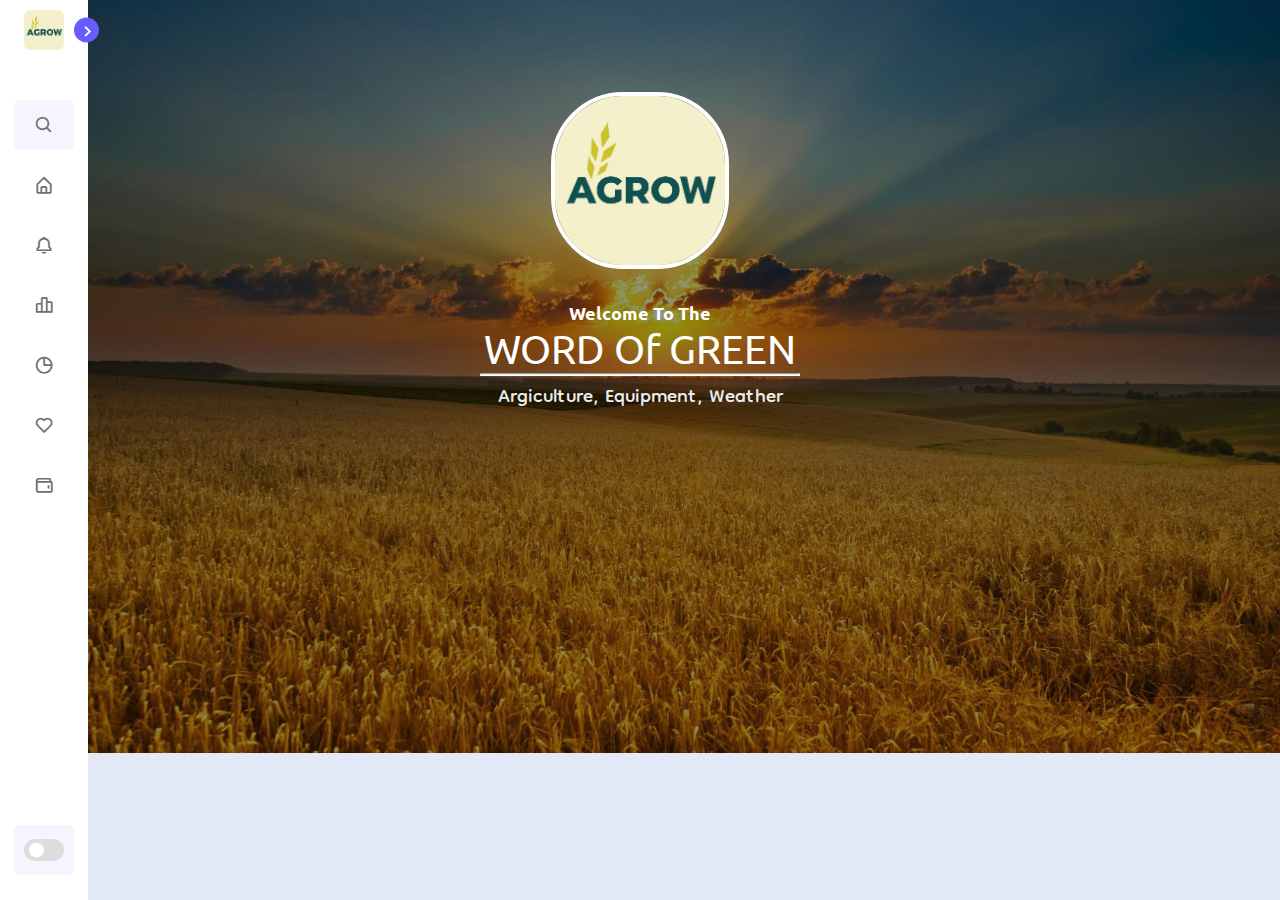
<file: AGrow-master/index.html>
<!DOCTYPE html>
<html lang="en">

<head>
    <meta charset="UTF-8">
    <meta http-equiv="X-UA-Compatible" content="IE=edge">
    <meta name="viewport" content="width=device-width, initial-scale=1.0">
    <title>Farming Welfare</title>
    <link rel="stylesheet" href="style.css">
    <link rel="stylesheet" href="utlity.css">
    <link href='https://unpkg.com/boxicons@2.1.1/css/boxicons.min.css' rel='stylesheet'>
</head>

<body>
    <nav class="sidebar close">
        <header>
            <div class="image-text">
                <span class="image">
                    <img src="img/logo.jpeg" alt="">
                </span>

                <div class="text logo-text">
                    <span class="name">AGrow</span>
                    <!-- <span class="profession"></span> -->
                </div>
            </div>

            <i class='bx bx-chevron-right toggle'></i>
        </header>

        <div class="menu-bar">
            <div class="menu">

                <li class="search-box">
                    <i class='bx bx-search icon'></i>
                    <input type="text" placeholder="Search...">
                </li>

                <ul class="menu-links">
                    <li class="nav-link">
                        <a href="#">
                            <i class='bx bx-home-alt icon'></i>
                            <span class="text nav-text">Home</span>
                        </a>
                    </li>

                    <li class="nav-link">
                        <a href="home.html">
                            <i class='bx bx-bell icon'></i>
                            <span class="text nav-text">Hire Farmer</span>
                        </a>
                    </li>

                    <li class="nav-link">
                        <a href="equipment.html">
                            <i class='bx bx-bar-chart-alt-2 icon'></i>
                            <span class="text nav-text">Equipment</span>
                        </a>
                    </li>

                    <li class="nav-link">
                        <a href="forcast.html">
                            <i class='bx bx-pie-chart-alt icon'></i>
                            <span class="text nav-text">Forcast</span>
                        </a>
                    </li>

                    <li class="nav-link">
                        <a href="contact.html">
                            <i class='bx bx-heart icon'></i>
                            <span class="text nav-text">Contact</span>
                        </a>
                    </li>

                    <li class="nav-link">
                        <a href="#">
                            <i class='bx bx-wallet icon'></i>
                            <span class="text nav-text">Blog</span>
                        </a>
                    </li>

                </ul>
            </div>

            <div class="bottom-content">
                <!-- <li class="">
                    <a href="#">
                        <i class='bx bx-log-out icon' ></i>
                        <span class="text nav-text">Logout</span>
                    </a>
                </li> -->

                <li class="mode">
                    <div class="sun-moon">
                        <i class='bx bx-moon icon moon'></i>
                        <i class='bx bx-sun icon sun'></i>
                    </div>
                    <span class="mode-text text">Dark mode</span>

                    <div class="toggle-switch">
                        <span class="switch"></span>
                    </div>
                </li>

            </div>
        </div>

    </nav>

    <div class="information background">
        <div class="pic"><img src="img/logo.jpeg" alt=""></div>
        <p class="contain fn-2">Welcome To The</p>
        <p class="contain fn-1">WORD Of GREEN</p>
        <div class="small-line">
            <hr>
        </div>
        <p class="contain fn-3">Argiculture, Equipment, Weather</p>
        <!-- <div class="wrapper">
            <div class="icon twitter">
                <div class="tooltip">
                    Get Started
                </div>
                <span><button onclick="btnclick()" class="btn"><img src="img/rose-flower.jpg" alt="navimg"></button></span>
            </div>
        </div> -->
    </div>

    <script>
        const body = document.querySelector('body'),
            sidebar = body.querySelector('nav'),
            toggle = body.querySelector(".toggle"),
            searchBtn = body.querySelector(".search-box"),
            modeSwitch = body.querySelector(".toggle-switch"),
            modeText = body.querySelector(".mode-text");


        toggle.addEventListener("click", () => {
            sidebar.classList.toggle("close");
        })

        searchBtn.addEventListener("click", () => {
            sidebar.classList.remove("close");
        })

        modeSwitch.addEventListener("click", () => {
            body.classList.toggle("dark");

            if (body.classList.contains("dark")) {
                modeText.innerText = "Light mode";
            } else {
                modeText.innerText = "Dark mode";

            }
        });
    </script>

</body>

</html>
</file>
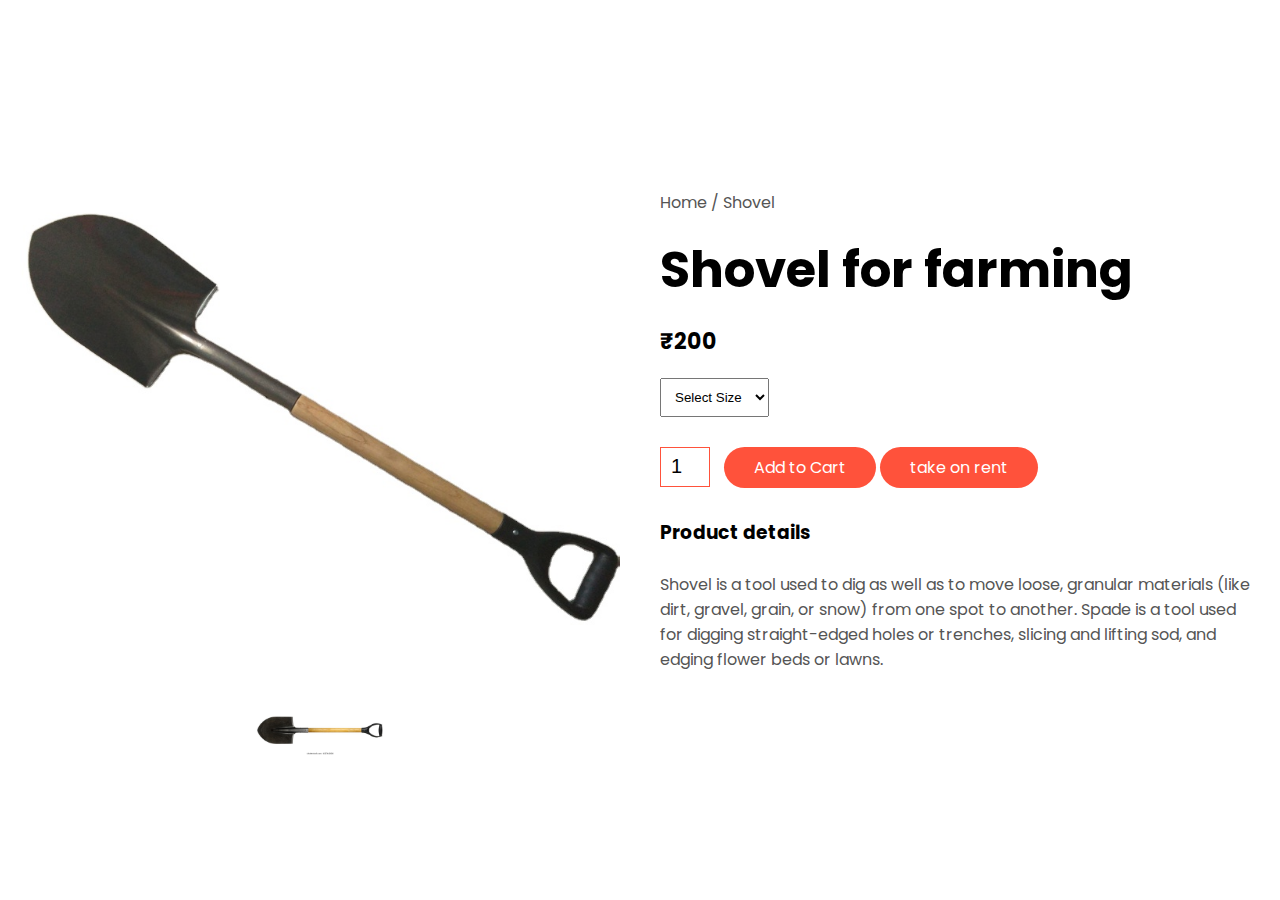
<file: pdes/index.html>
<!DOCTYPE html>
<html lang="en">
<head>
    <meta charset="UTF-8">
    <meta http-equiv="X-UA-Compatible" content="IE=edge">
    <meta name="viewport" content="width=device-width, initial-scale=1.0">
    <link href="https://cdn.jsdelivr.net/npm/bootstrap@5.1.3/dist/css/bootstrap.min.css" rel="stylesheet" integrity="sha384-1BmE4kWBq78iYhFldvKuhfTAU6auU8tT94WrHftjDbrCEXSU1oBoqyl2QvZ6jIW3" crossorigin="anonymous">
    <link rel = "stylesheet" href = "style.css" class = "css">
    <link rel="preconnect" href="https://fonts.googleapis.com">
    <link rel="preconnect" href="https://fonts.gstatic.com" crossorigin>
    <link href="https://fonts.googleapis.com/css2?family=Poppins:wght@200&display=swap" rel="stylesheet">
    <title>Product details</title>
</head>
<body>
<div class="smallcontainer single-product">
    <div class="row">
        <div class="col-2">
            <img src = "shovel.jpg" width = "100%"
            id="ProductImg">
            <div class="small-img-row">
                <div class="small-img-col">
                    <img src = "shovel1.jpg" width = "100%"
                    class = "small-img">

                </div>
            </div>
        </div>
        <div class="col-2">
            <p>Home / Shovel</p>
            <h1>Shovel for farming</h1>
            <h4>₹200</h4>
            <select>
                <option>Select Size</option>
                <option>84cm</option>
                <option>100cm</option>
                <option>114cm</option>
            </select>
            <input type="number" value="1">
            <a href="" class="btn">Add to Cart</a>
            <a href="" class="btn">take on rent</a>
            <h3>Product details<i class="fa fa-indent"></i></h3>
            <br>
            <p>
                Shovel is a tool used to dig as well as to move loose,
                granular materials (like dirt, gravel, grain, or snow) from one spot to another.
                Spade is a tool used for digging straight-edged holes or trenches,
                slicing and lifting sod, and edging flower beds or lawns.
            </p>
        </div>
    </div>
</div>

<script>
    var ProductImg = document.getElementById("ProductImg");
    var SmallImg = Document.getElementByClassName("small-img");

    SmallImg[0].onclick = function()
    {
        ProductImg.src= SmallImg[0].src
    }


</script>
    
</body>
</html>
</file>
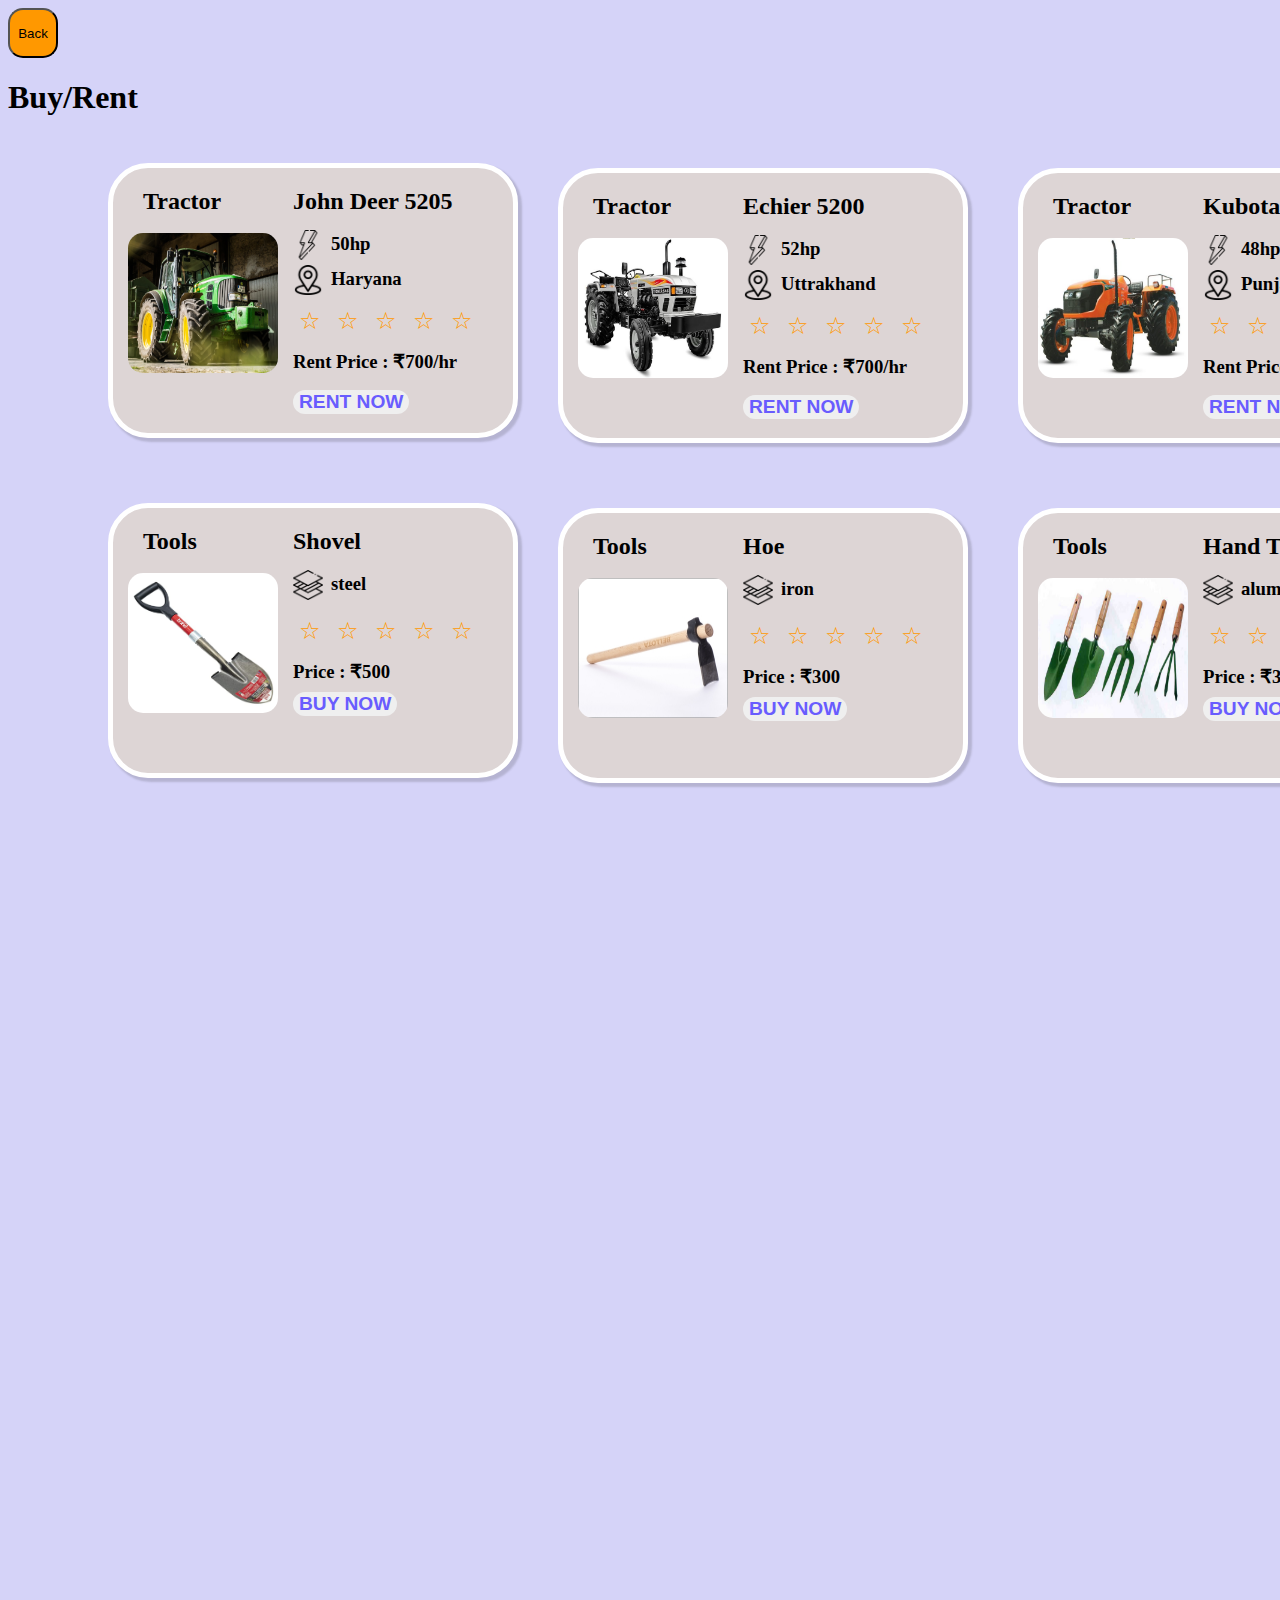
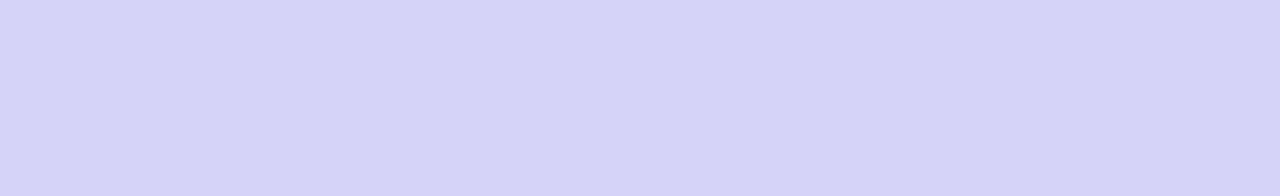
<file: AGrow-master/equipment.html>
<!DOCTYPE html>
<html>

<head>
    <title>Home</title>
    <style>
        .box1 {
            display: flex;
            /* background-color: red; */
            background-color: rgb(221, 213, 213);
            width: 400px;
            height: 265px;
            position: absolute;
            top: 160px;
            left: 100px;
            border: 5px solid white;
            border-radius: 40px;
            flex-direction: row;
            box-shadow: 3px 3px 2px 1px rgba(54, 54, 58, 0.2);
            transition: 0.6s;
        }

        .box1:hover {
            box-shadow: 20px 20px 15px rgba(0, 0, 0, .3);
            transform: scale(1.05);
            /* box-shadow: 60px -16px teal; */
            transition: 0.6s;
        }

        body.dark .home .box1:hover {
            box-shadow: 20px 20px 15px rgba(255, 255, 255, 0.3);
        }

        .trac {
            position: relative;
            top: 50px;
            padding: 5px;
            margin: 10px;
            border-radius: 20px;
            border-color: black;
        }

        .item {
            position: absolute;
            left: 30px;

        }

        .btn {
            position: relative;
            bottom: -50px;
            border: 0cm;
            border-radius: 15px;
            padding: 30px 5;
            color: #695CFE;
            font-weight: bolder;
            top: -10px;
        }

        .btn:hover {
            background-color: rgb(218, 133, 72);
            color: #DDD;
            box-shadow: 8px 8px 2px 1px rgba(56, 56, 58, 0.2);
            transition: 0.6s;
        }

        .star_rating {
            user-select: none;
        }

        .star {
            top: -500px;
            font-size: 1.5rem;
            color: #ff9800;
            background-color: unset;
            border: none;
            margin-top: -50px;
            bottom: -50px;
            height: 5px;
        }

        .hp {
            display: flex;
            flex-direction: row;
            padding-right: 80px;
            top: -5px;
            position: relative;
            height: 50px;
        }

        .loc {
            display: flex;
            flex-direction: row;
            padding-right: 80px;
            top: -20px;
            position: relative;
            bottom: 30px;
            height: 30px;
        }

        .x {
            position: relative;
            top: -15px;
            right: -8px;
        }

        .b1 {
            position: relative;
            top: 25px;
        }

        .b2 {
            position: relative;
            left: 550px;
            top: -245px;
        }

        .b3 {
            position: relative;
            left: 1010px;
            top: -520px;
        }

        .b4 {
            position: relative;
            top: -460px;
        }

        .b5 {
            position: relative;
            left: 550px;
            top: -730px;
        }

        .b6 {
            position: relative;
            left: 1010px;
            top: -1005px;
        }

        .price {
            height: 30px;
        }
        .main_btn{
            background-color: #ff9800;
            border-radius: 15px;
            width: 50px;
            height: 50px;
        }
        .main_btn:hover {
            background-color: rgb(218, 133, 72);
            color: #DDD;
            box-shadow: 8px 8px 2px 1px rgba(56, 56, 58, 0.2);
            transition: 0.6s;
        }
    </style>
</head>

<body style="background-color: #d5d3f8">

    
    <div class="container">
    <button class="main_btn" onclick="clicked()">Back</button>
    <h1>Buy/Rent</h1>
        <div class="box1 b1">

            <div>
                <h2 class="item">Tractor</h2>
                <img class="trac" src="resources/trac.jfif" alt="loading failed" height="140px" width="150px">
            </div>

            <div class="para">
                <p>
                <h2>John Deer 5205</h2>

                <div class="hp">
                    <img src="resources/lightning.png" alt="" height="30px" width="30px">
                    <h3 class="x">50hp</h3>
                </div>
                <div class="loc">
                    <img src="resources/location.png" alt="" height="30px" width="30px">
                    <h3 class="x">Haryana</h3>
                </div>

                <div class="star_rating">
                    <button class="star s0">&#9734</button>
                    <button class="star s0">&#9734</button>
                    <button class="star s0">&#9734</button>
                    <button class="star s0">&#9734</button>
                    <button class="star s0">&#9734</button>
                </div>
                </p>
                <h3 class="price"> Rent Price : ₹700/hr</h3>
                </p>

                <button class="btn" style="font-size: larger;">RENT NOW</button>
            </div>
        </div>

        <div class="box1 b2">

            <div>
                <h2 class="item">Tractor</h2>
                <img class="trac" src="resources/eicher.jpg" alt="loading failed" height="140px" width="150px">
            </div>

            <div class="para">
                <p>
                <h2>Echier 5200</h2>

                <div class="hp">
                    <img src="resources/lightning.png" alt="" height="30px" width="30px">
                    <h3 class="x">52hp</h3>
                </div>
                <div class="loc">
                    <img src="resources/location.png" alt="" height="30px" width="30px">
                    <h3 class="x">Uttrakhand</h3>
                </div>

                <div class="star_rating">
                    <button class="star s0">&#9734</button>
                    <button class="star s0">&#9734</button>
                    <button class="star s0">&#9734</button>
                    <button class="star s0">&#9734</button>
                    <button class="star s0">&#9734</button>
                </div>
                </p>
                <h3 class="price"> Rent Price : ₹700/hr</h3>
                </p>


                <button class="btn" style="font-size: larger;">RENT NOW</button>
            </div>
        </div>

        <div class="box1 b3">

            <div>
                <h2 class="item">Tractor</h2>
                <img class="trac" src="resources/kubota.png" alt="loading failed" height="140px" width="150px">
            </div>

            <div class="para">
                <p>
                <h2>Kubota MU5501</h2>

                <div class="hp">
                    <img src="resources/lightning.png" alt="" height="30px" width="30px">
                    <h3 class="x">48hp</h3>
                </div>
                <div class="loc">
                    <img src="resources/location.png" alt="" height="30px" width="30px">
                    <h3 class="x">Punjab</h3>
                </div>

                <div class="star_rating">
                    <button class="star s0">&#9734</button>
                    <button class="star s0">&#9734</button>
                    <button class="star s0">&#9734</button>
                    <button class="star s0">&#9734</button>
                    <button class="star s0">&#9734</button>
                </div>
                </p>
                <h3 class="price"> Rent Price : ₹700/hr</h3>
                </p>


                <button class="btn" style="font-size: larger;">RENT NOW</button>
            </div>
        </div>


        <div class="box1 b4">
            <div>
                <h2 class="item">Tools</h2>
                <img class="trac" src="resources/shovel1.jpg" alt="loading failed" height="140px" width="150px">
            </div>

            <div class="para">
                <p>
                <h2>Shovel</h2>

                <div class="hp">
                    <img src="resources/membrane.png" alt="" height="30px" width="30px">
                    <h3 class="x">steel</h3>
                </div>

                <div class="star_rating">
                    <button class="star s0">&#9734</button>
                    <button class="star s0">&#9734</button>
                    <button class="star s0">&#9734</button>
                    <button class="star s0">&#9734</button>
                    <button class="star s0">&#9734</button>
                </div>

                <h3> Price : ₹500</h3>
                </p>

                <button class="btn" style="font-size: larger;">BUY NOW</button>
            </div>
        </div>

        <div class="box1 b5">

            <div>
                <h2 class="item">Tools</h2>
                <img class="trac" src="resources/hoe.jpg" alt="loading failed" height="140px" width="150px">
            </div>

            <div class="para">
                <p>
                <h2>Hoe</h2>

                <div class="hp">
                    <img src="resources/membrane.png" alt="" height="30px" width="30px">
                    <h3 class="x">iron</h3>
                </div>

                <div class="star_rating">
                    <button class="star s0">&#9734</button>
                    <button class="star s0">&#9734</button>
                    <button class="star s0">&#9734</button>
                    <button class="star s0">&#9734</button>
                    <button class="star s0">&#9734</button>
                </div>

                <h3> Price : ₹300</h3>
                </p>

                <button class="btn" style="font-size: larger;">BUY NOW</button>
            </div>
        </div>


        <div class="box1 b6">
            <div>
                <h2 class="item">Tools</h2>
                <img class="trac" src="resources/tool.jpg" alt="loading failed" height="140px" width="150px">
            </div>

            <div class="para">
                <p>
                <h2>Hand Tools</h2>

                <div class="hp">
                    <img src="resources/membrane.png" alt="" height="30px" width="30px">
                    <h3 class="x">aluminium</h3>
                </div>

                <div class="star_rating">
                    <button class="star">&#9734</button>
                    <button class="star">&#9734</button>
                    <button class="star">&#9734</button>
                    <button class="star">&#9734</button>
                    <button class="star">&#9734</button>
                </div>

                <h3> Price : ₹300</h3>
                </p>

                <button class="btn" style="font-size: larger;">BUY NOW</button>
            </div>
        </div>


    </div>

    <!-- <script> 
    </script> -->

</body>

</html>
</file>
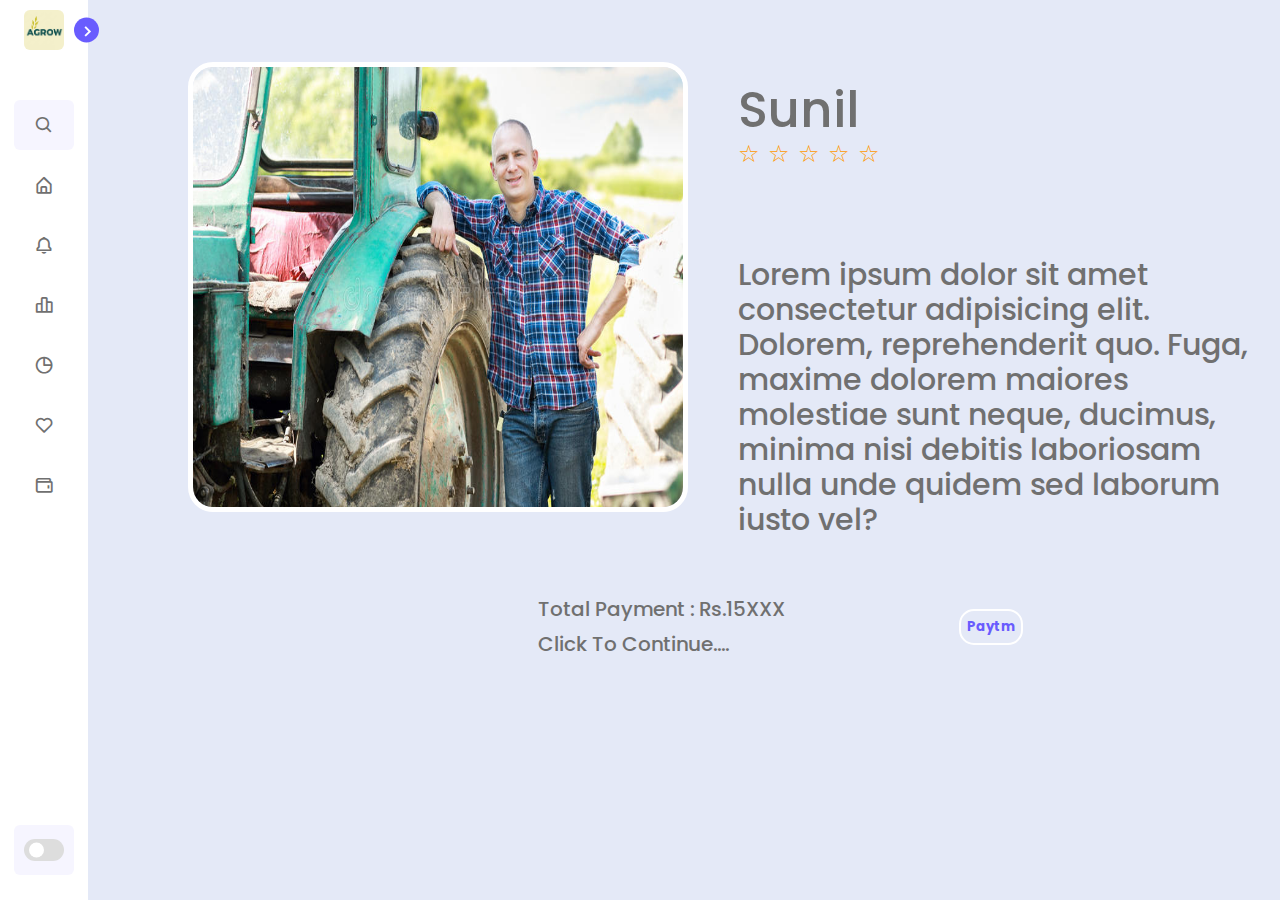
<file: AGrow-master/hireing.html>
<!DOCTYPE html>
<html lang="en">

<head>
    <meta charset="UTF-8">
    <meta http-equiv="X-UA-Compatible" content="IE=edge">
    <meta name="viewport" content="width=device-width, initial-scale=1.0">
    <title>Hireing</title>
    <link rel="stylesheet" href="hirestyle.css">
    <link href='https://unpkg.com/boxicons@2.1.1/css/boxicons.min.css' rel='stylesheet'>
</head>

<body>
    <nav class="sidebar close">
        <header>
            <div class="image-text">
                <span class="image">
                    <img src="img/logo.jpeg" alt="">
                </span>

                <div class="text logo-text">
                    <span class="name">AGrow</span>
                    <!-- <span class="profession"></span> -->
                </div>
            </div>

            <i class='bx bx-chevron-right toggle'></i>
        </header>

        <div class="menu-bar">
            <div class="menu">

                <li class="search-box">
                    <i class='bx bx-search icon'></i>
                    <input type="text" placeholder="Search...">
                </li>

                <ul class="menu-links">
                    <li class="nav-link">
                        <a href="#">
                            <i class='bx bx-home-alt icon'></i>
                            <span class="text nav-text">Home</span>
                        </a>
                    </li>

                    <li class="nav-link">
                        <a href="#">
                            <i class='bx bx-bell icon'></i>
                            <span class="text nav-text">About</span>
                        </a>
                    </li>

                    <li class="nav-link">
                        <a href="#">
                            <i class='bx bx-bar-chart-alt-2 icon'></i>
                            <span class="text nav-text">Feeds</span>
                        </a>
                    </li>

                    <li class="nav-link">
                        <a href="#">
                            <i class='bx bx-pie-chart-alt icon'></i>
                            <span class="text nav-text">Forcast</span>
                        </a>
                    </li>

                    <li class="nav-link">
                        <a href="#">
                            <i class='bx bx-heart icon'></i>
                            <span class="text nav-text">Contact</span>
                        </a>
                    </li>

                    <li class="nav-link">
                        <a href="#">
                            <i class='bx bx-wallet icon'></i>
                            <span class="text nav-text">Blog</span>
                        </a>
                    </li>

                </ul>
            </div>

            <div class="bottom-content">
                <!-- <li class="">
                    <a href="#">
                        <i class='bx bx-log-out icon' ></i>
                        <span class="text nav-text">Logout</span>
                    </a>
                </li> -->

                <li class="mode">
                    <div class="sun-moon">
                        <i class='bx bx-moon icon moon'></i>
                        <i class='bx bx-sun icon sun'></i>
                    </div>
                    <span class="mode-text text">Dark mode</span>

                    <div class="toggle-switch">
                        <span class="switch"></span>
                    </div>
                </li>

            </div>
        </div>

    </nav>

    <section class="home">
        <div class="text">
            <div class="allname">
                <div class="farimg">
                    <img src="img/farmer-driving-tractor.jpg" alt="Farmer Image">
                </div>
                <div class="del">
                    <p class="sunil">Sunil</p>
                    <div class="star_rating">
                        <button class="star s0">&#9734</button>
                        <button class="star s0">&#9734</button>
                        <button class="star s0">&#9734</button>
                        <button class="star s0">&#9734</button>
                        <button class="star s0">&#9734</button>
                    </div>
                    <p class="describe">Lorem ipsum dolor sit amet consectetur adipisicing elit. Dolorem,
                        reprehenderit quo. Fuga, maxime dolorem maiores molestiae sunt neque, ducimus, minima
                        nisi debitis laboriosam nulla unde quidem sed laborum iusto vel?</p>
                </div>
            </div>
            <div class="paysection">
                <div>
                <p>Total Payment : Rs.15XXX</p>
                <p>Click To Continue....</p>
            </div>
                <div class="pay">
                    <button class="payment">Paytm</button>
                </div>
            </div>
        </div>
    </section>

    <script src="script.js"></script>

    <script>
        const body = document.querySelector('body'),
            sidebar = body.querySelector('nav'),
            toggle = body.querySelector(".toggle"),
            searchBtn = body.querySelector(".search-box"),
            modeSwitch = body.querySelector(".toggle-switch"),
            modeText = body.querySelector(".mode-text");


        toggle.addEventListener("click", () => {
            sidebar.classList.toggle("close");
        })

        searchBtn.addEventListener("click", () => {
            sidebar.classList.remove("close");
        })

        modeSwitch.addEventListener("click", () => {
            body.classList.toggle("dark");

            if (body.classList.contains("dark")) {
                modeText.innerText = "Light mode";
            } else {
                modeText.innerText = "Dark mode";

            }
        });
    </script>

</body>

</html>
</file>
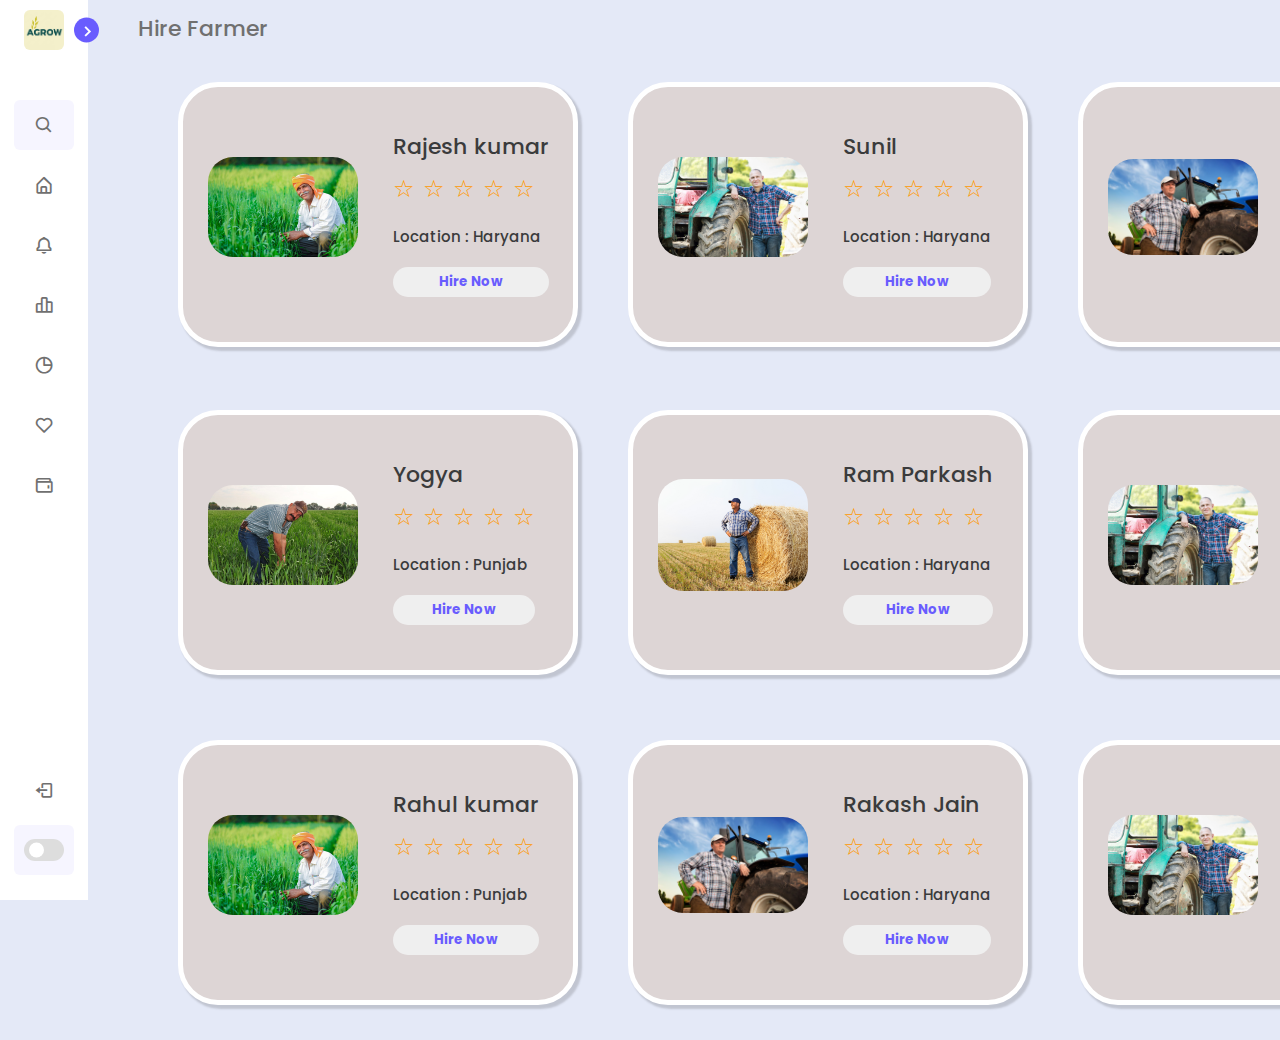
<file: AGrow-master/home.html>
<!DOCTYPE html>
<!-- Coding by CodingLab | www.codinglabweb.com -->
<html lang="en">

<head>
    <meta charset="UTF-8">
    <meta http-equiv="X-UA-Compatible" content="IE=edge">
    <meta name="viewport" content="width=device-width, initial-scale=1.0">

    <!----======== CSS ======== -->
    <link rel="stylesheet" href="homestyle.css">

    <!----===== Boxicons CSS ===== -->
    <link href='https://unpkg.com/boxicons@2.1.1/css/boxicons.min.css' rel='stylesheet'>

    <!--<title>Dashboard Sidebar Menu</title>-->
</head>

<body>
    <nav class="sidebar close">
        <header>
            <div class="image-text">
                <span class="image">
                    <img src="img/logo.jpeg" alt="">
                </span>

                <div class="text logo-text">
                    <span class="name">AGrow</span>
                    <!-- <span class="profession"></span> -->
                </div>
            </div>

            <i class='bx bx-chevron-right toggle'></i>
        </header>

        <div class="menu-bar">
            <div class="menu">

                <li class="search-box">
                    <i class='bx bx-search icon'></i>
                    <input type="text" placeholder="Search...">
                </li>

                <ul class="menu-links">
                    <li class="nav-link">
                        <a href="index.html">
                            <i class='bx bx-home-alt icon'></i>
                            <span class="text nav-text">Home</span>
                        </a>
                    </li>

                    <li class="nav-link">
                        <a href="#">
                            <i class='bx bx-bell icon'></i>
                            <span class="text nav-text">Hire Farmer</span>
                        </a>
                    </li>

                    <li class="nav-link">
                        <a href="equipment.html">
                            <i class='bx bx-bar-chart-alt-2 icon'></i>
                            <span class="text nav-text">Equipment</span>
                        </a>
                    </li>

                    <li class="nav-link">
                        <a href="forcast.html">
                            <i class='bx bx-pie-chart-alt icon'></i>
                            <span class="text nav-text">Forcast</span>
                        </a>
                    </li>

                    <li class="nav-link">
                        <a href="contact.html">
                            <i class='bx bx-heart icon'></i>
                            <span class="text nav-text">Contact</span>
                        </a>
                    </li>

                    <li class="nav-link">
                        <a href="#">
                            <i class='bx bx-wallet icon'></i>
                            <span class="text nav-text">Blog</span>
                        </a>
                    </li>

                </ul>
            </div>

            <div class="bottom-content">
                <li class="">
                    <a href="#">
                        <i class='bx bx-log-out icon' ></i>
                        <span class="text nav-text">Logout</span>
                    </a>
                </li>

                <li class="mode">
                    <div class="sun-moon">
                        <i class='bx bx-moon icon moon'></i>
                        <i class='bx bx-sun icon sun'></i>
                    </div>
                    <span class="mode-text text">Dark mode</span>

                    <div class="toggle-switch">
                        <span class="switch"></span>
                    </div>
                </li>

            </div>
        </div>

    </nav>

    <section class="home">
        <div class="text">
            <p>Hire Farmer</p>
            <div class="box1">
                <div class="smallbox">
                    <img src="img/farmer.jpg" alt="">
                </div>
                <div class="description">
                    <p>Rajesh kumar</p>
                    <div class="star_rating">
                        <button class="star s0">&#9734</button>
                        <button class="star s0">&#9734</button>
                        <button class="star s0">&#9734</button>
                        <button class="star s0">&#9734</button>
                        <button class="star s0">&#9734</button>
                    </div>
                    <!-- <p class="name">4*</p> -->
                    <p class="lo">Location : Haryana</p>
                    <button class="btn">Hire Now</button>
                </div>
            </div>
            <div class="box1 align1">
                <div class="smallbox">
                    <img src="img/farmer-driving-tractor.jpg" alt="">
                </div>
                <div class="description">
                    <p>Sunil</p>
                    <div class="star_rating">
                        <button class="star s1">&#9734</button>
                        <button class="star s1">&#9734</button>
                        <button class="star s1">&#9734</button>
                        <button class="star s1">&#9734</button>
                        <button class="star s1">&#9734</button>
                    </div>
                    <p class="lo">Location : Haryana</p>
                    <button class="btn">Hire Now</button>
                </div>
            </div>
            <div class="box1 align2">
                <div class="smallbox">
                    <img src="img/R (1).png" alt="">
                </div>
                <div class="description">
                    <p>Satyam</p>
                    <div class="star_rating">
                        <button class="star s2">&#9734</button>
                        <button class="star s2">&#9734</button>
                        <button class="star s2">&#9734</button>
                        <button class="star s2">&#9734</button>
                        <button class="star s2">&#9734</button>
                    </div>
                    <p class="lo">Location : Jharkhand</p>
                    <button class="btn">Hire Now</button>
                </div>
            </div>
            <div class="box1 align3">
                <div class="smallbox">
                    <img src="img/7611433342_8a42e04d44_b.jpg" alt="">
                </div>
                <div class="description">
                    <p>Yogya</p>
                    <div class="star_rating">
                        <button class="star s3">&#9734</button>
                        <button class="star s3">&#9734</button>
                        <button class="star s3">&#9734</button>
                        <button class="star s3">&#9734</button>
                        <button class="star s3">&#9734</button>
                    </div>
                    <p class="lo">Location : Punjab</p>
                    <button class="btn">Hire Now</button>
                </div>
            </div>
            <div class="box1 align3 align1">
                <div class="smallbox">
                    <img src="img/R (2).png" alt="">
                </div>
                <div class="description">
                    <p>Ram Parkash</p>
                    <div class="star_rating">
                        <button class="star s4">&#9734</button>
                        <button class="star s4">&#9734</button>
                        <button class="star s4">&#9734</button>
                        <button class="star s4">&#9734</button>
                        <button class="star s4">&#9734</button>
                    </div>
                    <p class="lo">Location : Haryana</p>
                    <button class="btn">Hire Now</button>
                </div>
            </div>
            <div class="box1 align3 align2">
                <div class="smallbox">
                    <img src="img/farmer-driving-tractor.jpg" alt="">
                </div>
                <div class="description">
                    <p>Jaitn kumar</p>
                    <div class="star_rating">
                        <button class="star s5">&#9734</button>
                        <button class="star s5">&#9734</button>
                        <button class="star s5">&#9734</button>
                        <button class="star s5">&#9734</button>
                        <button class="star s5">&#9734</button>
                    </div>
                    <p class="lo">Location : Haryana</p>
                    <button class="btn">Hire Now</button>
                </div>
            </div>
            <div class="box1 align4">
                <div class="smallbox">
                    <img src="img/farmer.jpg" alt="">
                </div>
                <div class="description">
                    <p>Rahul kumar</p>
                    <div class="star_rating">
                        <button class="star s6">&#9734</button>
                        <button class="star s6">&#9734</button>
                        <button class="star s6">&#9734</button>
                        <button class="star s6">&#9734</button>
                        <button class="star s6">&#9734</button>
                    </div>
                    <p class="lo">Location : Punjab</p>
                    <button class="btn">Hire Now</button>
                </div>
            </div>
            <div class="box1 align4 align1">
                <div class="smallbox">
                    <img src="img/R (1).png" alt="">
                </div>
                <div class="description">
                    <p>Rakash Jain</p>
                    <div class="star_rating">
                        <button class="star s7">&#9734</button>
                        <button class="star s7">&#9734</button>
                        <button class="star s7">&#9734</button>
                        <button class="star s7">&#9734</button>
                        <button class="star s7">&#9734</button>
                    </div>
                    <p class="lo">Location : Haryana</p>
                    <button class="btn">Hire Now</button>
                </div>
            </div>
            <div class="box1 align4 align2">
                <div class="smallbox">
                    <img src="img/farmer-driving-tractor.jpg" alt="">
                </div>
                <div class="description">
                    <p>Rohin</p>
                    <div class="star_rating">
                        <button class="star s8">&#9734</button>
                        <button class="star s8">&#9734</button>
                        <button class="star s8">&#9734</button>
                        <button class="star s8">&#9734</button>
                        <button class="star s8">&#9734</button>
                    </div>
                    <p class="lo">Location : Punjab</p>
                    <button class="btn">Hire Now</button>
                </div>
            </div>
            <!-- <div class="box1 align5">
                <div class="smallbox">
                    <img src="img/farmer-driving-tractor.jpg" alt="">
                </div>
                <div class="description">
                    <p>Jone Deer 2.0</p>
                    <div class="star_rating">
                        <button class="star s8">&#9734</button>
                        <button class="star s8">&#9734</button>
                        <button class="star s8">&#9734</button>
                        <button class="star s8">&#9734</button>
                        <button class="star s8">&#9734</button>
                    </div>
                    <div class="power">
                        <p class="la">HR</p>
                        <P class="la">power</P>
                    </div>
                    <p class="lo">Location : Haryana</p>
                    <button class="btn">Hire Now</button>
                </div>
            </div> -->
        </div>
        </div>
    </section>

    <script src="script.js"></script>

    <!-- <script src="searchscript.js"></script>
    <script src="namescript.js"></script> -->

    <script>
        const body = document.querySelector('body'),
            sidebar = body.querySelector('nav'),
            toggle = body.querySelector(".toggle"),
            searchBtn = body.querySelector(".search-box"),
            modeSwitch = body.querySelector(".toggle-switch"),
            modeText = body.querySelector(".mode-text");


        toggle.addEventListener("click", () => {
            sidebar.classList.toggle("close");
        })

        searchBtn.addEventListener("click", () => {
            sidebar.classList.remove("close");
        })

        modeSwitch.addEventListener("click", () => {
            body.classList.toggle("dark");

            if (body.classList.contains("dark")) {
                modeText.innerText = "Light mode";
            } else {
                modeText.innerText = "Dark mode";

            }
        });
    </script>

</body>

</html>
</file>
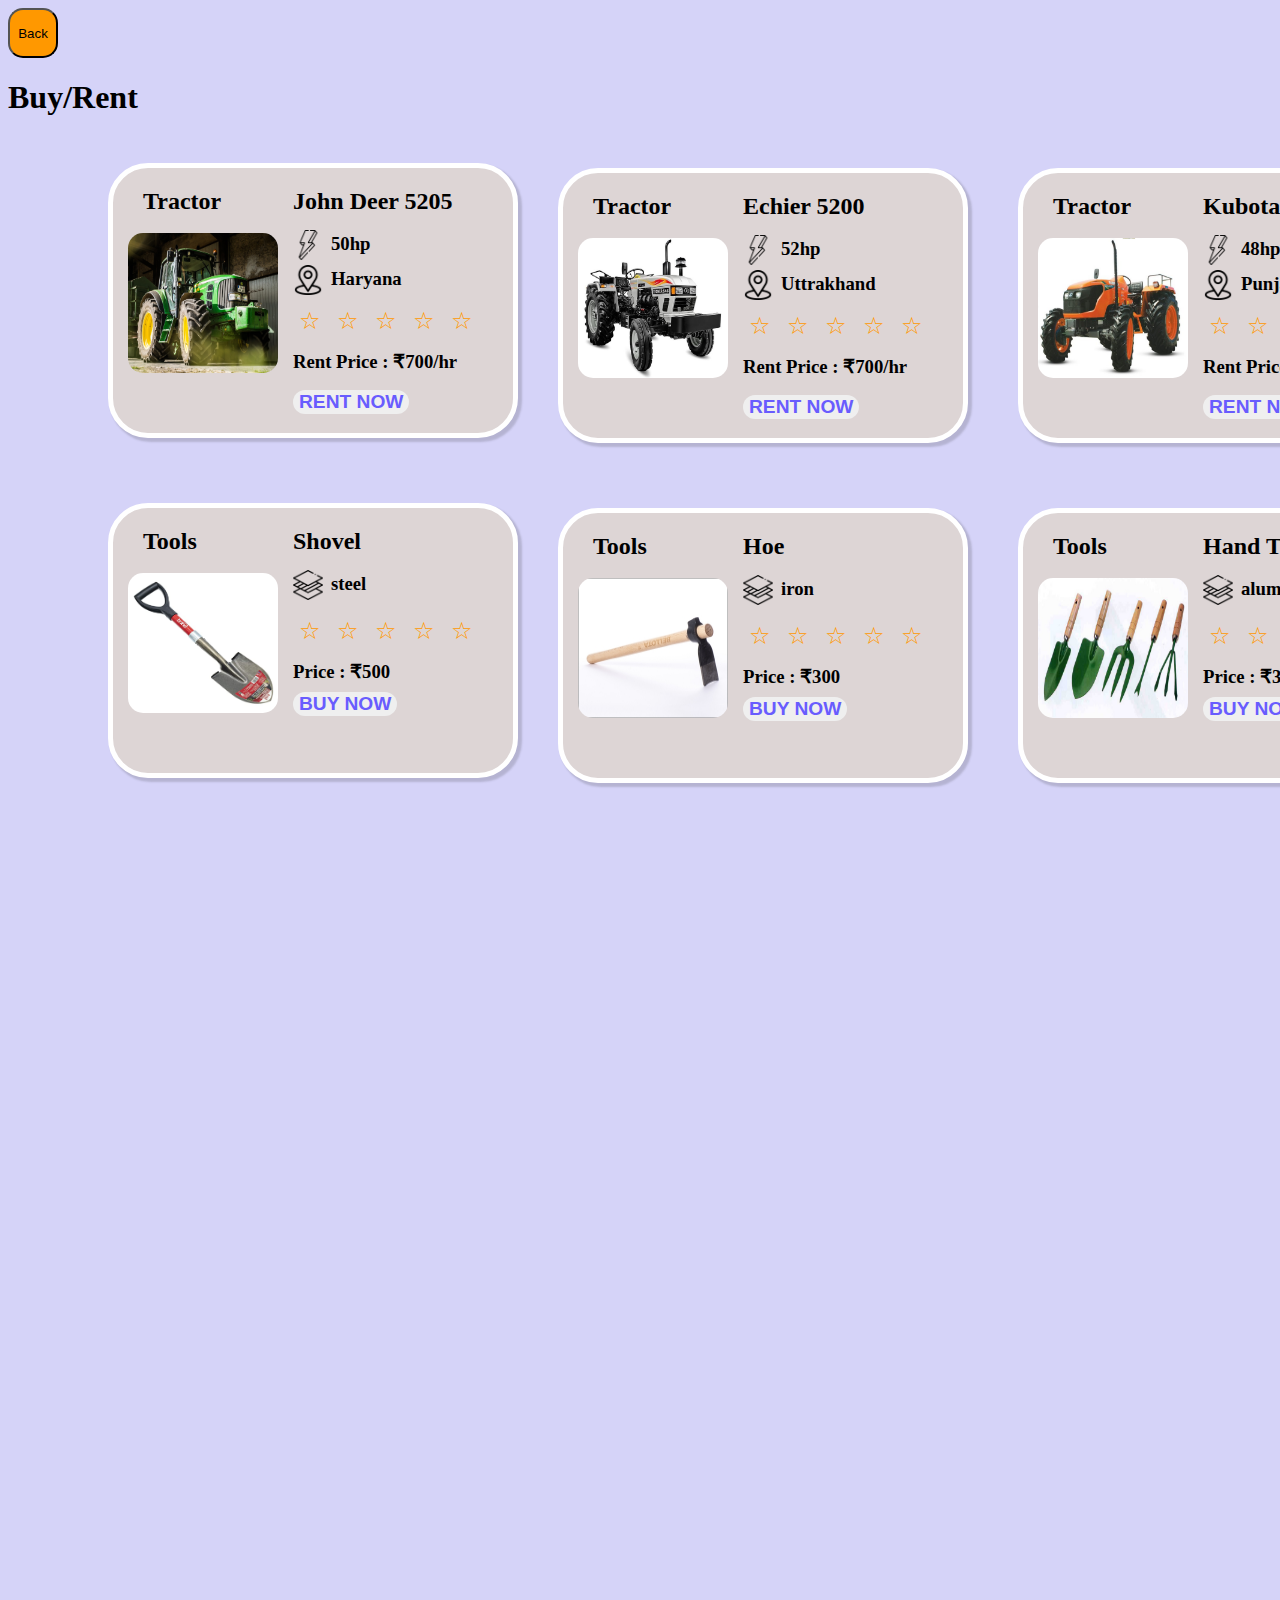
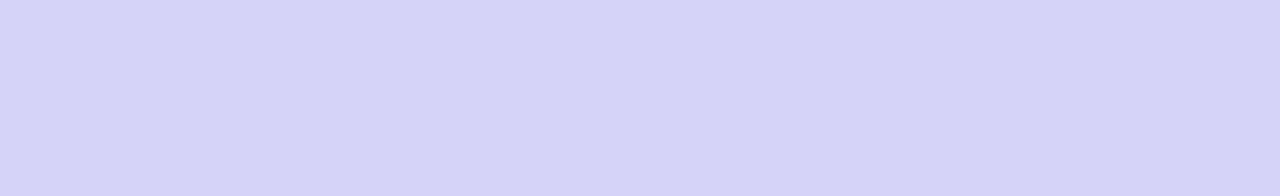
<file: AGrow-master/wsite.html>
<!DOCTYPE html>
<html>

<head>
    <title>Home</title>
    <style>
        .box1 {
            display: flex;
            /* background-color: red; */
            background-color: rgb(221, 213, 213);
            width: 400px;
            height: 265px;
            position: absolute;
            top: 160px;
            left: 100px;
            border: 5px solid white;
            border-radius: 40px;
            flex-direction: row;
            box-shadow: 3px 3px 2px 1px rgba(54, 54, 58, 0.2);
            transition: 0.6s;
        }

        .box1:hover {
            box-shadow: 20px 20px 15px rgba(0, 0, 0, .3);
            transform: scale(1.05);
            /* box-shadow: 60px -16px teal; */
            transition: 0.6s;
        }

        body.dark .home .box1:hover {
            box-shadow: 20px 20px 15px rgba(255, 255, 255, 0.3);
        }

        .trac {
            position: relative;
            top: 50px;
            padding: 5px;
            margin: 10px;
            border-radius: 20px;
            border-color: black;
        }

        .item {
            position: absolute;
            left: 30px;

        }

        .btn {
            position: relative;
            bottom: -50px;
            border: 0cm;
            border-radius: 15px;
            padding: 30px 5;
            color: #695CFE;
            font-weight: bolder;
            top: -10px;
        }

        .btn:hover {
            background-color: rgb(218, 133, 72);
            color: #DDD;
            box-shadow: 8px 8px 2px 1px rgba(56, 56, 58, 0.2);
            transition: 0.6s;
        }

        .star_rating {
            user-select: none;
        }

        .star {
            top: -500px;
            font-size: 1.5rem;
            color: #ff9800;
            background-color: unset;
            border: none;
            margin-top: -50px;
            bottom: -50px;
            height: 5px;
        }

        .hp {
            display: flex;
            flex-direction: row;
            padding-right: 80px;
            top: -5px;
            position: relative;
            height: 50px;
        }

        .loc {
            display: flex;
            flex-direction: row;
            padding-right: 80px;
            top: -20px;
            position: relative;
            bottom: 30px;
            height: 30px;
        }

        .x {
            position: relative;
            top: -15px;
            right: -8px;
        }

        .b1 {
            position: relative;
            top: 25px;
        }

        .b2 {
            position: relative;
            left: 550px;
            top: -245px;
        }

        .b3 {
            position: relative;
            left: 1010px;
            top: -520px;
        }

        .b4 {
            position: relative;
            top: -460px;
        }

        .b5 {
            position: relative;
            left: 550px;
            top: -730px;
        }

        .b6 {
            position: relative;
            left: 1010px;
            top: -1005px;
        }

        .price {
            height: 30px;
        }
        .main_btn{
            background-color: #ff9800;
            border-radius: 15px;
            width: 50px;
            height: 50px;
        }
        .main_btn:hover {
            background-color: rgb(218, 133, 72);
            color: #DDD;
            box-shadow: 8px 8px 2px 1px rgba(56, 56, 58, 0.2);
            transition: 0.6s;
        }
    </style>
</head>

<body style="background-color: #d5d3f8">

    
    <div class="container">
    <button class="main_btn">Back</button>
    <h1>Buy/Rent</h1>
        <div class="box1 b1">

            <div>
                <h2 class="item">Tractor</h2>
                <img class="trac" src="resources/trac.jfif" alt="loading failed" height="140px" width="150px">
            </div>

            <div class="para">
                <p>
                <h2>John Deer 5205</h2>

                <div class="hp">
                    <img src="resources/lightning.png" alt="" height="30px" width="30px">
                    <h3 class="x">50hp</h3>
                </div>
                <div class="loc">
                    <img src="resources/location.png" alt="" height="30px" width="30px">
                    <h3 class="x">Haryana</h3>
                </div>

                <div class="star_rating">
                    <button class="star s0">&#9734</button>
                    <button class="star s0">&#9734</button>
                    <button class="star s0">&#9734</button>
                    <button class="star s0">&#9734</button>
                    <button class="star s0">&#9734</button>
                </div>
                </p>
                <h3 class="price"> Rent Price : ₹700/hr</h3>
                </p>

                <button class="btn" style="font-size: larger;">RENT NOW</button>
            </div>
        </div>

        <div class="box1 b2">

            <div>
                <h2 class="item">Tractor</h2>
                <img class="trac" src="resources/eicher.jpg" alt="loading failed" height="140px" width="150px">
            </div>

            <div class="para">
                <p>
                <h2>Echier 5200</h2>

                <div class="hp">
                    <img src="resources/lightning.png" alt="" height="30px" width="30px">
                    <h3 class="x">52hp</h3>
                </div>
                <div class="loc">
                    <img src="resources/location.png" alt="" height="30px" width="30px">
                    <h3 class="x">Uttrakhand</h3>
                </div>

                <div class="star_rating">
                    <button class="star s0">&#9734</button>
                    <button class="star s0">&#9734</button>
                    <button class="star s0">&#9734</button>
                    <button class="star s0">&#9734</button>
                    <button class="star s0">&#9734</button>
                </div>
                </p>
                <h3 class="price"> Rent Price : ₹700/hr</h3>
                </p>


                <button class="btn" style="font-size: larger;">RENT NOW</button>
            </div>
        </div>

        <div class="box1 b3">

            <div>
                <h2 class="item">Tractor</h2>
                <img class="trac" src="resources/kubota.png" alt="loading failed" height="140px" width="150px">
            </div>

            <div class="para">
                <p>
                <h2>Kubota MU5501</h2>

                <div class="hp">
                    <img src="resources/lightning.png" alt="" height="30px" width="30px">
                    <h3 class="x">48hp</h3>
                </div>
                <div class="loc">
                    <img src="resources/location.png" alt="" height="30px" width="30px">
                    <h3 class="x">Punjab</h3>
                </div>

                <div class="star_rating">
                    <button class="star s0">&#9734</button>
                    <button class="star s0">&#9734</button>
                    <button class="star s0">&#9734</button>
                    <button class="star s0">&#9734</button>
                    <button class="star s0">&#9734</button>
                </div>
                </p>
                <h3 class="price"> Rent Price : ₹700/hr</h3>
                </p>


                <button class="btn" style="font-size: larger;">RENT NOW</button>
            </div>
        </div>


        <div class="box1 b4">
            <div>
                <h2 class="item">Tools</h2>
                <img class="trac" src="resources/shovel1.jpg" alt="loading failed" height="140px" width="150px">
            </div>

            <div class="para">
                <p>
                <h2>Shovel</h2>

                <div class="hp">
                    <img src="resources/membrane.png" alt="" height="30px" width="30px">
                    <h3 class="x">steel</h3>
                </div>

                <div class="star_rating">
                    <button class="star s0">&#9734</button>
                    <button class="star s0">&#9734</button>
                    <button class="star s0">&#9734</button>
                    <button class="star s0">&#9734</button>
                    <button class="star s0">&#9734</button>
                </div>

                <h3> Price : ₹500</h3>
                </p>

                <button class="btn" style="font-size: larger;">BUY NOW</button>
            </div>
        </div>

        <div class="box1 b5">

            <div>
                <h2 class="item">Tools</h2>
                <img class="trac" src="resources/hoe.jpg" alt="loading failed" height="140px" width="150px">
            </div>

            <div class="para">
                <p>
                <h2>Hoe</h2>

                <div class="hp">
                    <img src="resources/membrane.png" alt="" height="30px" width="30px">
                    <h3 class="x">iron</h3>
                </div>

                <div class="star_rating">
                    <button class="star s0">&#9734</button>
                    <button class="star s0">&#9734</button>
                    <button class="star s0">&#9734</button>
                    <button class="star s0">&#9734</button>
                    <button class="star s0">&#9734</button>
                </div>

                <h3> Price : ₹300</h3>
                </p>

                <button class="btn" style="font-size: larger;">BUY NOW</button>
            </div>
        </div>


        <div class="box1 b6">
            <div>
                <h2 class="item">Tools</h2>
                <img class="trac" src="resources/tool.jpg" alt="loading failed" height="140px" width="150px">
            </div>

            <div class="para">
                <p>
                <h2>Hand Tools</h2>

                <div class="hp">
                    <img src="resources/membrane.png" alt="" height="30px" width="30px">
                    <h3 class="x">aluminium</h3>
                </div>

                <div class="star_rating">
                    <button class="star">&#9734</button>
                    <button class="star">&#9734</button>
                    <button class="star">&#9734</button>
                    <button class="star">&#9734</button>
                    <button class="star">&#9734</button>
                </div>

                <h3> Price : ₹300</h3>
                </p>

                <button class="btn" style="font-size: larger;">BUY NOW</button>
            </div>
        </div>


    </div>
</body>

</html>
</file>
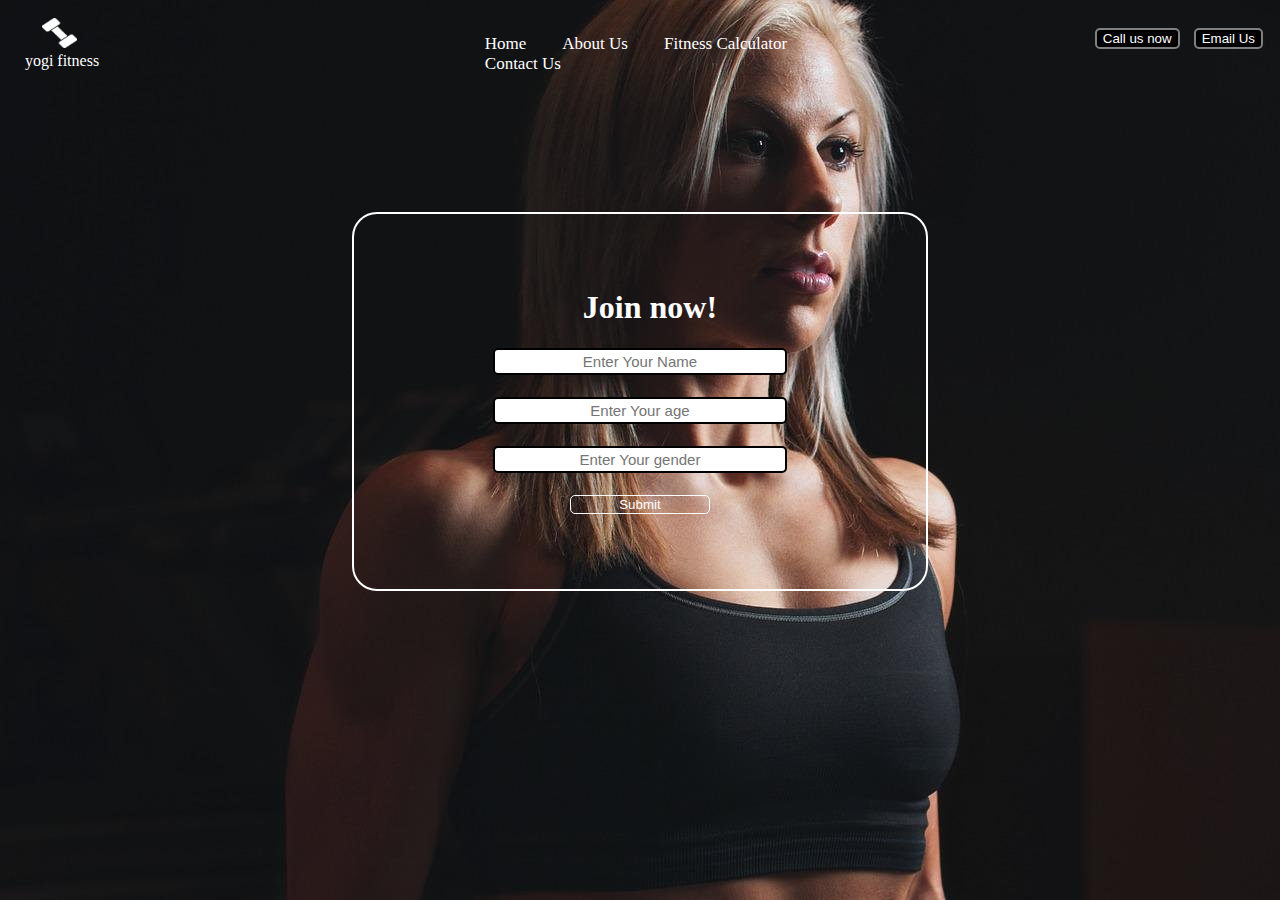
<file: gym/dev.html>
<!DOCTYPE html>
<html lang="en">

<head>
    <meta charset="UTF-8">
    <meta http-equiv="X-UA-Compatible" content="IE=edge">
    <meta name="viewport" content="width=device-width, initial-scale=1.0">
    <title>Yogi fitness</title>
    
</head>
<link rel="stylesheet" href="style.css">

<body>

    <header class="header">
        <!-- left box for logo -->
        <div class="left">
            <img src="logo.png" alt="">
            <div>
                yogi fitness
            </div>
        </div>
        <!-- mid box for navigation -->
        <div class="mid">
            <ul class="navbar">
                <li><a href = "#" class = "active">Home</a></li>
                <li><a href = "#">About Us</a></li>
                <li><a href = "#">Fitness Calculator</a></li>
                <li><a href = "#">Contact Us</a></li>
            </ul>
        </div>
        <!-- right box for buttons -->
        <div class="right">
            <button class="btn">Call us now</button>
            <button class="btn">Email Us</button>
        </div>
    </header>
    <div class="container"> 
        <h1>Join now!</h1>
        <form action="no action.php">
            <div class="formgrp">
            <input type="text" placeholder="Enter Your Name">
            </div>
            <div class="formgrp">
            <input type="text" placeholder="Enter Your age">
            </div>
            <div class="formgrp">
            <input type="text" placeholder="Enter Your gender">
            </div>
            <button class="btn1">Submit</button>
        </form>

    </div>

</body>

</html>
</file>
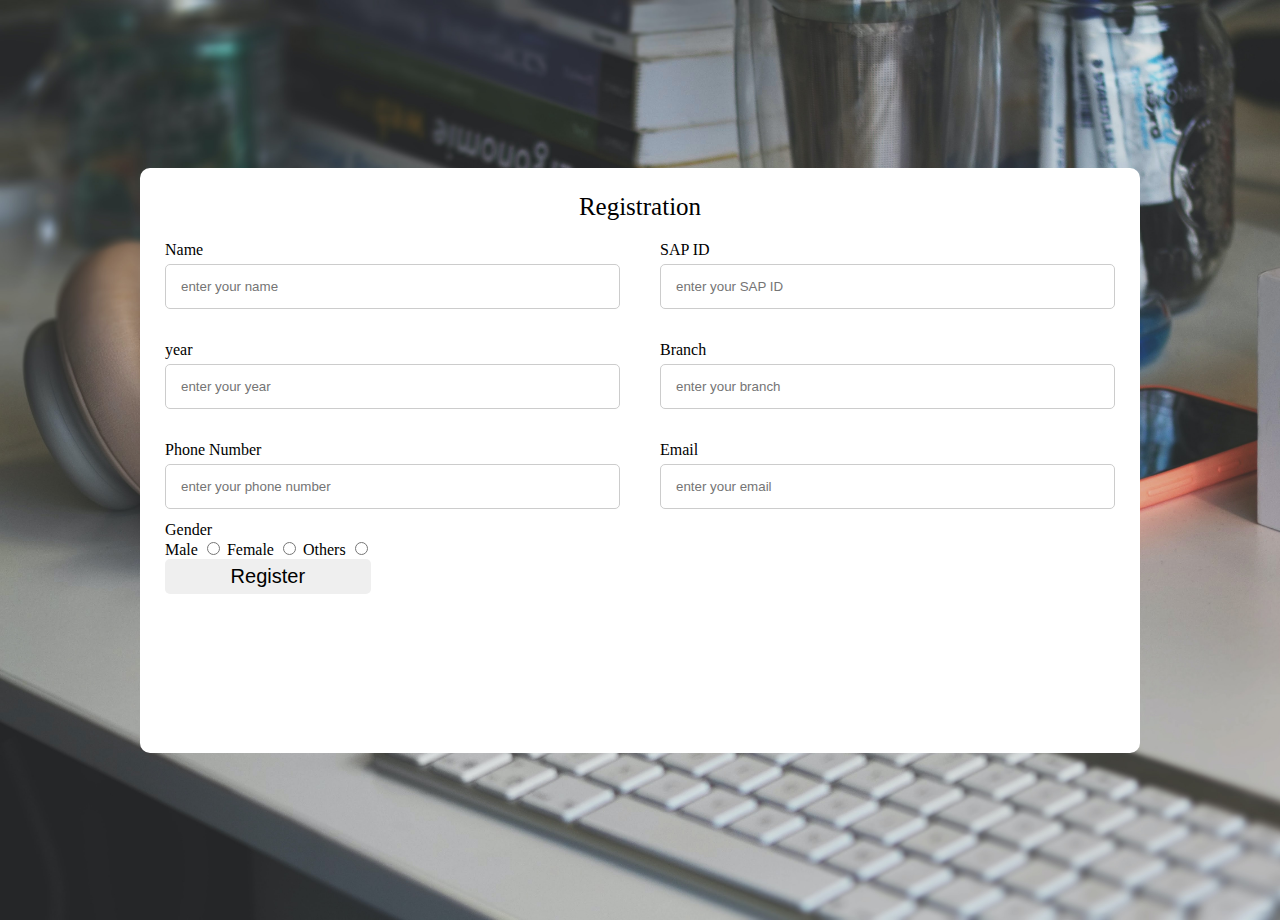
<file: ieee/ieee.html>
<!DOCTYPE html>
<html lang="en">
<head>
    <meta charset="UTF-8">
    <meta http-equiv="X-UA-Compatible" content="IE=edge">
    <meta name="viewport" content="width=device-width, initial-scale=1.0">
    <title>Register</title>
    <link rel="stylesheet" href="ieee.css">
</head>
<body>

    <div class="container">
        <div class="title">Registration</div>
        <form action="#">
            <div class="userdetails">
                <div class="input">
                    <span class="details">Name</span>
                    <input type="text" placeholder="enter your name" required>
                </div>
                <div class="input">
                    <span class="details">SAP ID</span>
                    <input type="number" placeholder="enter your SAP ID" required>
                </div>
                <div class="input">
                    <span class="details">year</span>
                    <input type="number" placeholder="enter your year" required>
                </div>
                <div class="input">
                    <span class="details">Branch</span>
                    <input type="text" placeholder="enter your branch" required>
                </div>
                <div class="input">
                    <span class="details">Phone Number</span>
                    <input type="number" placeholder="enter your phone number" required>
                </div>
                <div class="input">
                    <span class="details">Email</span>
                    <input type="email" placeholder="enter your email" required>
                </div>
                <div class="genderdetails">
                    <span class="genderw">Gender</span>
                    <div class="category">
                        <label for="">
                            <span class="dot one">
                                <span class="gender">Male</span>
                            </span>
                        </label>
                        <input type="radio" name="gender">
                        <label for="">
                            <span class="dot one">
                                <span class="gender">Female</span>
                            </span>
                        </label>
                        <input type="radio" name="gender">
                        <label for="">
                            <span class="dot one">
                                <span class="gender">Others</span>
                            </span>
                        </label>
                        <input type="radio" name="gender">
                        <div class="button">
                            <input type="submit" value="Register">
                        </div>
                    </div>
                </div>
            </div>
        </form>
    </div>
    
</body>
</html>
</file>
<file: AGrow-master/style.css>
@import url('https://fonts.googleapis.com/css2?family=Dongle&family=Ubuntu&display=swap');
/* font-family: 'Dongle', sans-serif;
font-family: 'Ubuntu', sans-serif; */
/* Google Font Import - Poppins */
@import url('https://fonts.googleapis.com/css2?family=Poppins:wght@300;400;500;600;700&display=swap');
*{
    margin: 0;
    padding: 0;
    box-sizing: border-box;
    font-family: 'Poppins', sans-serif;
}

:root{
    /* ===== Colors ===== */
    --body-color: #E4E9F7;
    --sidebar-color: #FFF;
    --primary-color: #695CFE;
    --primary-color-light: #F6F5FF;
    --toggle-color: #DDD;
    --text-color: #707070;

    /* ====== Transition ====== */
    --tran-03: all 0.2s ease;
    --tran-03: all 0.3s ease;
    --tran-04: all 0.3s ease;
    --tran-05: all 0.3s ease;
}

body{
    min-height: 100vh;
    background-color: var(--body-color);
    transition: var(--tran-05);
}

::selection{
    background-color: var(--primary-color);
    color: #fff;
}

body.dark{
    --body-color: #18191a;
    --sidebar-color: #242526;
    --primary-color: #3a3b3c;
    --primary-color-light: #3a3b3c;
    --toggle-color: #fff;
    --text-color: #ccc;
}

/* ===== Sidebar ===== */
 .sidebar{
    position: fixed;
    top: 0;
    left: 0;
    height: 100%;
    width: 250px;
    padding: 10px 14px;
    background: var(--sidebar-color);
    transition: var(--tran-05);
    z-index: 100;  
}
.sidebar.close{
    width: 88px;
}

/* ===== Reusable code - Here ===== */
.sidebar li{
    height: 50px;
    list-style: none;
    display: flex;
    align-items: center;
    margin-top: 10px;
}

.sidebar header .image,
.sidebar .icon{
    /* background: url("img/newspaper.png"); */
    min-width: 60px;
    border-radius: 6px;
}

.sidebar .icon{
    min-width: 60px;
    border-radius: 6px;
    height: 100%;
    display: flex;
    align-items: center;
    justify-content: center;
    font-size: 20px;
}

.sidebar .text,
.sidebar .icon{
    color: var(--text-color);
    transition: var(--tran-03);
}

.sidebar .text{
    font-size: 17px;
    font-weight: 500;
    white-space: nowrap;
    opacity: 1;
}
.sidebar.close .text{
    opacity: 0;
}
/* =========================== */

.sidebar header{
    position: relative;
}

.sidebar header .image-text{
    display: flex;
    align-items: center;
}
.sidebar header .logo-text{
    display: flex;
    flex-direction: column;
}
header .image-text .name {
    margin-top: 2px;
    font-size: 18px;
    font-weight: 600;
}

header .image-text .profession{
    font-size: 16px;
    margin-top: -2px;
    display: block;
}

.sidebar header .image{
    display: flex;
    align-items: center;
    justify-content: center;
}

.sidebar header .image img{
    width: 40px;
    border-radius: 6px;
}

.sidebar header .toggle{
    position: absolute;
    top: 50%;
    right: -25px;
    transform: translateY(-50%) rotate(180deg);
    height: 25px;
    width: 25px;
    background-color: var(--primary-color);
    color: var(--sidebar-color);
    border-radius: 50%;
    display: flex;
    align-items: center;
    justify-content: center;
    font-size: 22px;
    cursor: pointer;
    transition: var(--tran-05);
}

body.dark .sidebar header .toggle{
    color: var(--text-color);
}

.sidebar.close .toggle{
    transform: translateY(-50%) rotate(0deg);
}

.sidebar .menu{
    margin-top: 40px;
}

.sidebar li.search-box{
    border-radius: 6px;
    background-color: var(--primary-color-light);
    cursor: pointer;
    transition: var(--tran-05);
}

.sidebar li.search-box input{
    height: 100%;
    width: 100%;
    outline: none;
    border: none;
    background-color: var(--primary-color-light);
    color: var(--text-color);
    border-radius: 6px;
    font-size: 17px;
    font-weight: 500;
    transition: var(--tran-05);
}
.sidebar li a{
    list-style: none;
    height: 100%;
    background-color: transparent;
    display: flex;
    align-items: center;
    height: 100%;
    width: 100%;
    border-radius: 6px;
    text-decoration: none;
    transition: var(--tran-03);
}

.sidebar li a:hover{
    background-color: var(--primary-color);
}
.sidebar li a:hover .icon,
.sidebar li a:hover .text{
    color: var(--sidebar-color);
}
body.dark .sidebar li a:hover .icon,
body.dark .sidebar li a:hover .text{
    color: var(--text-color);
}

.sidebar .menu-bar{
    height: calc(100% - 55px);
    display: flex;
    flex-direction: column;
    justify-content: space-between;
    overflow-y: scroll;
}
.menu-bar::-webkit-scrollbar{
    display: none;
}
.sidebar .menu-bar .mode{
    border-radius: 6px;
    background-color: var(--primary-color-light);
    position: relative;
    transition: var(--tran-05);
}

.menu-bar .mode .sun-moon{
    height: 50px;
    width: 60px;
}

.mode .sun-moon i{
    position: absolute;
}
.mode .sun-moon i.sun{
    opacity: 0;
}
body.dark .mode .sun-moon i.sun{
    opacity: 1;
}
body.dark .mode .sun-moon i.moon{
    opacity: 0;
}

.menu-bar .bottom-content .toggle-switch{
    position: absolute;
    right: 0;
    height: 100%;
    min-width: 60px;
    display: flex;
    align-items: center;
    justify-content: center;
    border-radius: 6px;
    cursor: pointer;
}
.toggle-switch .switch{
    position: relative;
    height: 22px;
    width: 40px;
    border-radius: 25px;
    background-color: var(--toggle-color);
    transition: var(--tran-05);
}

.switch::before{
    content: '';
    position: absolute;
    height: 15px;
    width: 15px;
    border-radius: 50%;
    top: 50%;
    left: 5px;
    transform: translateY(-50%);
    background-color: var(--sidebar-color);
    transition: var(--tran-04);
}

body.dark .switch::before{
    left: 20px;
}

.home{
    position: absolute;
    top: 0;
    top: 0;
    left: 250px;
    height: 100vh;
    width: calc(100% - 250px);
    background-color: var(--body-color);
    transition: var(--tran-05);
}
.home .text{
    font-size: 30px;
    font-weight: 500;
    color: var(--text-color);
    padding: 12px 60px;
}

.sidebar.close ~ .home{
    left: 78px;
    height: 100vh;
    width: calc(100% - 78px);
}
body.dark .home .text{
    color: var(--text-color);
}

.navbar{
    display: flex;
    justify-content: center;
    background-color: rgb(56, 100, 100);
}

.navlist{
    display: flex;
}

.navlist li{
    display: flex;
    list-style: none;
    padding: 20px;
}

.navlist li a{
    text-decoration: none;
    color: white;
    font-size: 30px;
    font-family: 'Dongle', sans-serif
}

.navlist li a:hover{
    font-weight: bolder;
}

.information{
    height: 638px;
}

.background{
    background: linear-gradient(rgba(0, 0, 0, 0.425), rgba(0, 0, 0, 0.425)), url('img/Farming-Backgrounds.jpg');
    background-size: cover;
    width: 100%;
    height: 753px;
    z-index: -1;
}

.main1{
    display: flex;
    flex-direction: column;
}
.pic{
    display: flex;
    justify-content: center;
    align-items: center;
    height: 40%;
    padding: 20px;
}

.pic img{
    height: 68%;
    border: 4px solid white;
    border-radius: 72px;
    margin-top: 60px;
    cursor: pointer;
}

.contain{
    display: flex;
    justify-content: center;
    align-items: center;
    color: white;
}

/* .btn{
    background: transparent;
    border: none;
}
.wrapper{
    display: flex;
    justify-content: center;
    align-items: center;
    position: relative;
    top: 206px
}
.wrapper .icon{
    margin: 0 20px;
    text-align: center;
    cursor: pointer;
    display: flex;
    align-items: center;
    justify-content: center;
    flex-direction: column;
    position: relative;
    z-index: 2;
    transition: 0.4s cubic-bezier(0.68, -0.55, 0.265, 1.55);
}
.wrapper .icon span{
    display: block;
    height: 60px;
    width: 60px;
    background: #fff;
    border-radius: 50%;
    position: relative;
    z-index: 2;
    box-shadow: 0px 10px 10px rgba(0,0,0,0.1);
    transition: 0.4s cubic-bezier(0.68, -0.55, 0.265, 1.55);
}
.wrapper .icon span img{
    height: 43px;
    padding-top: 8px;
}
.wrapper .icon .tooltip{
    position: absolute;
    top: 0;
    z-index: 1;
    background: #fff;
    color: #fff;
    padding: 10px 18px;
    font-size: 20px;
    font-weight: 500;
    border-radius: 25px;
    opacity: 0;
    pointer-events: none;
    box-shadow: 0px 10px 10px rgba(0,0,0,0.1);
    transition: 0.4s cubic-bezier(0.68, -0.55, 0.265, 1.55);
    width: 100px;
}
.wrapper .icon:hover .tooltip{
    top: -70px;
    opacity: 1;
    pointer-events: auto;
    font-weight: bolder;
}
.icon .tooltip:before{
    position: absolute;
    content: "";
    height: 15px;
    width: 15px;
    background: #fff;
    left: 50%;
    bottom: -6px;
    transform: translateX(-50%) rotate(45deg);
    transition: 0.4s cubic-bezier(0.68, -0.55, 0.265, 1.55);
}
.wrapper .icon:hover span{
    color: #fff;
}
.wrapper .icon:hover span,
.wrapper .icon:hover .tooltip{
    text-shadow: 0px -1px 0px rgba(0,0,0,0.4);
}
.wrapper .twitter:hover span,
.wrapper .twitter:hover .tooltip,
.wrapper .twitter:hover .tooltip:before{
  background: #46C1F6;
} */
</file>
<file: AGrow-master/utlity.css>
@import url('https://fonts.googleapis.com/css2?family=Dongle&family=Ubuntu&display=swap');
/* font-family: 'Dongle', sans-serif;
font-family: 'Ubuntu', sans-serif; */
.fn{
    font-family: 'Ubuntu', sans-serif;
    font-weight: bolder;
}
.fn-1{
    font-size: 40px;
    font-family: 'Ubuntu', sans-serif;
}

.fn-2{
    font-size: 18px;
    font-family: 'Ubuntu', sans-serif;
    font-weight: bolder;
}

.fn-3{
    font-size: 30px;
    font-family: 'Dongle', sans-serif;
    color: rgb(236, 235, 235);
}

.small-line{
    margin: auto;
    width: 320px;
    background-color: white;
    height: 0.3vh;
}

.background-light{
    background: rgba(0, 0, 0, 0.7) url('../img/backgoundimg.jpeg');
    opacity: 0.6;
}
</file>
<file: pdes/style.css>
*{
    margin: 0;
    padding: 0;
    box-sizing: border-box;
}

body{
    font-family: 'Poppins', 'sans-serif';
}
.small-container{
    max-width: 1000px;
    margin: auto;
    padding-left: 25px;
    padding-right: 20px;
}
.row{
    display: flex;
    align-items: center;
    flex-wrap: wrap;
    justify-content: space-around ;
}

.single-product{
    margin-top: 80px;
}

.small-img-row{
    display: flex;
    justify-content: space-around;
}
col-2-img{
    max-width: 100%;
    padding:  50px 0;
}
.small-img-col{
    flex-basis: 24%;
    cursor: pointer;
}

.single-product .col-2 img{
    padding: 0;

}
.single-product .col-2{
    padding: 20px;
}
.col-2{
    flex-basis: 50%;
    min-width: 300px;
}
.col-2 h1{
    font-size: 50px;
    line-height: 60px;
    margin: 25px 0;     
}
.single-product select{
    display: block;
    padding: 10px;
    margin-top: 20px;
}

.single-product h4{
    margin: 20px 0;
    font-size: 22px;
    font-weight: bold;
}

.single-product input{
    width: 50px;
    height: 40px;
    padding-left: 10px;
    font-size: 20px;
    margin-right: 10px;
    border: 1px solid #ff523b;
}

input:focus{
    outline: none;
}
a{
    text-decoration: none;
    color: #555;
}
.single-product .fa{
    color: #ff523b;
    margin-left: 10px;
}
p{
    color: #555;
}
.btn{
    display: inline-block;
    background: #ff523b;
    color: #fff;
    padding: 8px 30px;
    margin: 30px 0;
    border-radius: 30px;
    /* transition: background 0.5s; */
}
.btn:hover{
    background: #563434;
}
</file>
<file: AGrow-master/hirestyle.css>
/* Google Font Import - Poppins */
@import url('https://fonts.googleapis.com/css2?family=Poppins:wght@300;400;500;600;700&display=swap');
*{
    margin: 0;
    padding: 0;
    box-sizing: border-box;
    font-family: 'Poppins', sans-serif;
}

:root{
    /* ===== Colors ===== */
    --body-color: #E4E9F7;
    --sidebar-color: #FFF;
    --primary-color: #695CFE;
    --primary-color-light: #F6F5FF;
    --toggle-color: #DDD;
    --text-color: #707070;

    /* ====== Transition ====== */
    --tran-03: all 0.2s ease;
    --tran-03: all 0.3s ease;
    --tran-04: all 0.3s ease;
    --tran-05: all 0.3s ease;
}

body{
    min-height: 100vh;
    background-color: var(--body-color);
    transition: var(--tran-05);
}

::selection{
    background-color: var(--primary-color);
    color: #fff;
}

body.dark{
    --body-color: #18191a;
    --sidebar-color: #242526;
    --primary-color: #3a3b3c;
    --primary-color-light: #3a3b3c;
    --toggle-color: #fff;
    --text-color: #ccc;
}

/* ===== Sidebar ===== */
 .sidebar{
    position: fixed;
    top: 0;
    left: 0;
    height: 100%;
    width: 250px;
    padding: 10px 14px;
    background: var(--sidebar-color);
    transition: var(--tran-05);
    z-index: 100;  
}
.sidebar.close{
    width: 88px;
}

/* ===== Reusable code - Here ===== */
.sidebar li{
    height: 50px;
    list-style: none;
    display: flex;
    align-items: center;
    margin-top: 10px;
}

.sidebar header .image,
.sidebar .icon{
    /* background: url("img/newspaper.png"); */
    min-width: 60px;
    border-radius: 6px;
}

.sidebar .icon{
    min-width: 60px;
    border-radius: 6px;
    height: 100%;
    display: flex;
    align-items: center;
    justify-content: center;
    font-size: 20px;
}

.sidebar .text,
.sidebar .icon{
    color: var(--text-color);
    transition: var(--tran-03);
}

.sidebar .text{
    font-size: 17px;
    font-weight: 500;
    white-space: nowrap;
    opacity: 1;
}
.sidebar.close .text{
    opacity: 0;
}
/* =========================== */

.sidebar header{
    position: relative;
}

.sidebar header .image-text{
    display: flex;
    align-items: center;
}
.sidebar header .logo-text{
    display: flex;
    flex-direction: column;
}
header .image-text .name {
    margin-top: 2px;
    font-size: 18px;
    font-weight: 600;
}

header .image-text .profession{
    font-size: 16px;
    margin-top: -2px;
    display: block;
}

.sidebar header .image{
    display: flex;
    align-items: center;
    justify-content: center;
}

.sidebar header .image img{
    width: 40px;
    border-radius: 6px;
}

.sidebar header .toggle{
    position: absolute;
    top: 50%;
    right: -25px;
    transform: translateY(-50%) rotate(180deg);
    height: 25px;
    width: 25px;
    background-color: var(--primary-color);
    color: var(--sidebar-color);
    border-radius: 50%;
    display: flex;
    align-items: center;
    justify-content: center;
    font-size: 22px;
    cursor: pointer;
    transition: var(--tran-05);
}

body.dark .sidebar header .toggle{
    color: var(--text-color);
}

.sidebar.close .toggle{
    transform: translateY(-50%) rotate(0deg);
}

.sidebar .menu{
    margin-top: 40px;
}

.sidebar li.search-box{
    border-radius: 6px;
    background-color: var(--primary-color-light);
    cursor: pointer;
    transition: var(--tran-05);
}

.sidebar li.search-box input{
    height: 100%;
    width: 100%;
    outline: none;
    border: none;
    background-color: var(--primary-color-light);
    color: var(--text-color);
    border-radius: 6px;
    font-size: 17px;
    font-weight: 500;
    transition: var(--tran-05);
}
.sidebar li a{
    list-style: none;
    height: 100%;
    background-color: transparent;
    display: flex;
    align-items: center;
    height: 100%;
    width: 100%;
    border-radius: 6px;
    text-decoration: none;
    transition: var(--tran-03);
}

.sidebar li a:hover{
    background-color: var(--primary-color);
}
.sidebar li a:hover .icon,
.sidebar li a:hover .text{
    color: var(--sidebar-color);
}
body.dark .sidebar li a:hover .icon,
body.dark .sidebar li a:hover .text{
    color: var(--text-color);
}

.sidebar .menu-bar{
    height: calc(100% - 55px);
    display: flex;
    flex-direction: column;
    justify-content: space-between;
    overflow-y: scroll;
}
.menu-bar::-webkit-scrollbar{
    display: none;
}
.sidebar .menu-bar .mode{
    border-radius: 6px;
    background-color: var(--primary-color-light);
    position: relative;
    transition: var(--tran-05);
}

.menu-bar .mode .sun-moon{
    height: 50px;
    width: 60px;
}

.mode .sun-moon i{
    position: absolute;
}
.mode .sun-moon i.sun{
    opacity: 0;
}
body.dark .mode .sun-moon i.sun{
    opacity: 1;
}
body.dark .mode .sun-moon i.moon{
    opacity: 0;
}

.menu-bar .bottom-content .toggle-switch{
    position: absolute;
    right: 0;
    height: 100%;
    min-width: 60px;
    display: flex;
    align-items: center;
    justify-content: center;
    border-radius: 6px;
    cursor: pointer;
}
.toggle-switch .switch{
    position: relative;
    height: 22px;
    width: 40px;
    border-radius: 25px;
    background-color: var(--toggle-color);
    transition: var(--tran-05);
}

.switch::before{
    content: '';
    position: absolute;
    height: 15px;
    width: 15px;
    border-radius: 50%;
    top: 50%;
    left: 5px;
    transform: translateY(-50%);
    background-color: var(--sidebar-color);
    transition: var(--tran-04);
}

body.dark .switch::before{
    left: 20px;
}

.home{
    position: absolute;
    top: 0;
    top: 0;
    left: 250px;
    height: 100vh;
    width: calc(100% - 250px);
    background-color: var(--body-color);
    transition: var(--tran-05);
}
.home .text{
    font-size: 30px;
    font-weight: 500;
    color: var(--text-color);
    padding: 12px 60px;
}

.sidebar.close ~ .home{
    left: 78px;
    height: 100vh;
    width: calc(100% - 78px);
}
body.dark .home .text{
    color: var(--text-color);
}

/* .display1{
    display: flex;
}

.details{
    display: flex;
} */

.allname{
    display: flex;
}

.farimg{
    display: flex;
    /* border: 2px solid red; */
    width: 500px;
    height: 500px;
    position: relative;
    top: 50px;
    left: 50px;
}

.farimg img{
    width: 500px;
    height: 450px;
    border: 5px solid white;
    border-radius: 25px;
}

.del{
    display: flex;
    flex-direction: column;
    position: relative;
    top: 80px;
    left: 100px;
    line-height: 50px;
    width: 50%;
}

.sunil{
    font-size: 50px;
}

.star_rating{
    user-select: none;
}

.star{
    font-size: 1.5rem;
    color: #ff9800;
    background-color: unset;
    border: none;
}

.star:hover{
    cursor: pointer;
}

.describe{
    font-size: 30px;
    position: relative;
    bottom: -80px;
}

.paysection{
    display: flex;
    flex-direction: row;
    /* border: 2px solid red; */
    width: 500px;
    justify-content: space-between;
    position: relative;
    top: 80px;
    left: 400px;
}

p{
    font-size: 20px;
    line-height: 35px;
}

.pay{
    display: flex;
    margin: auto 0;
    margin-right: 15px;
    /* padding: 15px; */

}

.payment{
    border: 2px solid white;
    background: transparent;
    font-weight: bolder;
    color: #695CFE;
    border-radius: 15px;
    padding: 6px;
}

.payment:hover{
    border: none;
    color: white;
    background-color: #695CFE;
}
</file>
<file: AGrow-master/homestyle.css>
/* Google Font Import - Poppins */
@import url('https://fonts.googleapis.com/css2?family=Poppins:wght@300;400;500;600;700&display=swap');
*{
    margin: 0;
    padding: 0;
    box-sizing: border-box;
    font-family: 'Poppins', sans-serif;
}

:root{
    /* ===== Colors ===== */
    --body-color: #E4E9F7;
    --sidebar-color: #FFF;
    --primary-color: #695CFE;
    --primary-color-light: #F6F5FF;
    --toggle-color: #DDD;
    --text-color: #707070;

    /* ====== Transition ====== */
    --tran-03: all 0.2s ease;
    --tran-03: all 0.3s ease;
    --tran-04: all 0.3s ease;
    --tran-05: all 0.3s ease;
}

body{
    min-height: 100vh;
    background-color: var(--body-color);
    transition: var(--tran-05);
}

::selection{
    background-color: var(--primary-color);
    color: #fff;
}

body.dark{
    --body-color: #18191a;
    --sidebar-color: #242526;
    --primary-color: #3a3b3c;
    --primary-color-light: #3a3b3c;
    --toggle-color: #fff;
    --text-color: #ccc;
}

/* ===== Sidebar ===== */
 .sidebar{
    position: fixed;
    top: 0;
    left: 0;
    height: 100%;
    width: 250px;
    padding: 10px 14px;
    background: var(--sidebar-color);
    transition: var(--tran-05);
    z-index: 100;  
}
.sidebar.close{
    width: 88px;
}

/* ===== Reusable code - Here ===== */
.sidebar li{
    height: 50px;
    list-style: none;
    display: flex;
    align-items: center;
    margin-top: 10px;
}

.sidebar header .image,
.sidebar .icon{
    /* background: url("img/newspaper.png"); */
    min-width: 60px;
    border-radius: 6px;
}

.sidebar .icon{
    min-width: 60px;
    border-radius: 6px;
    height: 100%;
    display: flex;
    align-items: center;
    justify-content: center;
    font-size: 20px;
}

.sidebar .text,
.sidebar .icon{
    color: var(--text-color);
    transition: var(--tran-03);
}

.sidebar .text{
    font-size: 17px;
    font-weight: 500;
    white-space: nowrap;
    opacity: 1;
}
.sidebar.close .text{
    opacity: 0;
}
/* =========================== */

.sidebar header{
    position: relative;
}

.sidebar header .image-text{
    display: flex;
    align-items: center;
}
.sidebar header .logo-text{
    display: flex;
    flex-direction: column;
}
header .image-text .name {
    margin-top: 2px;
    font-size: 18px;
    font-weight: 600;
}

header .image-text .profession{
    font-size: 16px;
    margin-top: -2px;
    display: block;
}

.sidebar header .image{
    display: flex;
    align-items: center;
    justify-content: center;
}

.sidebar header .image img{
    width: 40px;
    border-radius: 6px;
}

.sidebar header .toggle{
    position: absolute;
    top: 50%;
    right: -25px;
    transform: translateY(-50%) rotate(180deg);
    height: 25px;
    width: 25px;
    background-color: var(--primary-color);
    color: var(--sidebar-color);
    border-radius: 50%;
    display: flex;
    align-items: center;
    justify-content: center;
    font-size: 22px;
    cursor: pointer;
    transition: var(--tran-05);
}

body.dark .sidebar header .toggle{
    color: var(--text-color);
}

.sidebar.close .toggle{
    transform: translateY(-50%) rotate(0deg);
}

.sidebar .menu{
    margin-top: 40px;
}

.sidebar li.search-box{
    border-radius: 6px;
    background-color: var(--primary-color-light);
    cursor: pointer;
    transition: var(--tran-05);
}

.sidebar li.search-box input{
    height: 100%;
    width: 100%;
    outline: none;
    border: none;
    background-color: var(--primary-color-light);
    color: var(--text-color);
    border-radius: 6px;
    font-size: 17px;
    font-weight: 500;
    transition: var(--tran-05);
}
.sidebar li a{
    list-style: none;
    height: 100%;
    background-color: transparent;
    display: flex;
    align-items: center;
    height: 100%;
    width: 100%;
    border-radius: 6px;
    text-decoration: none;
    transition: var(--tran-03);
}

.sidebar li a:hover{
    background-color: var(--primary-color);
}
.sidebar li a:hover .icon,
.sidebar li a:hover .text{
    color: var(--sidebar-color);
}
body.dark .sidebar li a:hover .icon,
body.dark .sidebar li a:hover .text{
    color: var(--text-color);
}

.sidebar .menu-bar{
    height: calc(100% - 55px);
    display: flex;
    flex-direction: column;
    justify-content: space-between;
    overflow-y: scroll;
}
.menu-bar::-webkit-scrollbar{
    display: none;
}
.sidebar .menu-bar .mode{
    border-radius: 6px;
    background-color: var(--primary-color-light);
    position: relative;
    transition: var(--tran-05);
}

.menu-bar .mode .sun-moon{
    height: 50px;
    width: 60px;
}

.mode .sun-moon i{
    position: absolute;
}
.mode .sun-moon i.sun{
    opacity: 0;
}
body.dark .mode .sun-moon i.sun{
    opacity: 1;
}
body.dark .mode .sun-moon i.moon{
    opacity: 0;
}

.menu-bar .bottom-content .toggle-switch{
    position: absolute;
    right: 0;
    height: 100%;
    min-width: 60px;
    display: flex;
    align-items: center;
    justify-content: center;
    border-radius: 6px;
    cursor: pointer;
}
.toggle-switch .switch{
    position: relative;
    height: 22px;
    width: 40px;
    border-radius: 25px;
    background-color: var(--toggle-color);
    transition: var(--tran-05);
}

.switch::before{
    content: '';
    position: absolute;
    height: 15px;
    width: 15px;
    border-radius: 50%;
    top: 50%;
    left: 5px;
    transform: translateY(-50%);
    background-color: var(--sidebar-color);
    transition: var(--tran-04);
}

body.dark .switch::before{
    left: 20px;
}

.home{
    position: absolute;
    top: 0;
    top: 0;
    left: 250px;
    height: 100vh;
    width: calc(100% - 250px);
    background-color: var(--body-color);
    transition: var(--tran-05);
}
.home .text{
    font-size: 30px;
    font-weight: 500;
    color: var(--text-color);
    padding: 12px 60px;
}

.sidebar.close ~ .home{
    left: 78px;
    height: 100vh;
    width: calc(100% - 78px);
}
body.dark .home .text{
    color: var(--text-color);
}

.box1{
    display: flex;
    /* background-color: red; */
    background-color: rgb(221, 213, 213);
    width: 400px;
    height: 265px;
    position: absolute;
    top: 82px;
    left: 100px;
    border: 5px solid white;
    border-radius: 40px;
    flex-direction: row;
    box-shadow: 3px 3px 2px 1px rgba(54, 54, 58, 0.2);
    transition: 0.6s;
}

.box1:hover{
    box-shadow: 20px 20px 15px rgba(0, 0, 0, .3);
    transform: scale(1.05);
    /* box-shadow: 60px -16px teal; */
    transition: 0.6s;
}

body.dark .home .box1:hover{
    box-shadow: 20px 20px 15px rgba(255, 255, 255, 0.3);
}

.smallbox{
    display: flex;
    /* border: 2px solid red; */
    width: 180px;
    height: 200px;
    position: relative;
    top: 20px;
    left: 10px;
}

.smallbox img{
    width: 150px;
    margin: auto;
    border-radius: 25px;
}

.description{
    display: flex;
    flex-direction: column;
    position: relative;
    top: 40px;
    left: 30px;
    line-height: 40px;
    color: #3a3b3c;
}

.name{
    font-size: 20px;
}

.star_rating{
    user-select: none;
}

.star{
    font-size: 1.5rem;
    color: #ff9800;
    background-color: unset;
    border: none;
}

.star:hover{
    cursor: pointer;
}

p{
    font-size: 22px;
}

.lo{
    position: relative;
    bottom: -10px;
    font-size: 15px;
}

.btn{
    position: relative;
    bottom: -20px;
    border: none;
    border-radius: 25px;
    padding: 5px 0;
    color: #695CFE;
    font-weight: bolder;
}

.btn:hover{
    background-color: rgb(218, 133, 72);
    color: #DDD;
    box-shadow: 8px 8px 2px 1px rgba(56, 56, 58, 0.2);
    transition: 0.6s;
}

/* .la{
    font-size: 5px;
} */

.align1{
    position: absolute;
    left: 550px;
}

.align2{
    position: absolute;
    left: 1000px;
}

.align3{
    position: absolute;
    top: 410px;
}

.align4{
    position: absolute;
    top: 740px;
}

.align5{
    position: absolute;
    top: 1070px;
}
</file>
<file: ieee/ieee.css>
*{
    box-sizing: border-box;
}

body{
    display: flex;
    height: 100vh;
    justify-content: center;
    align-items: center;
    background: url(ieee4.jpg);
    background-size:cover;
    margin: 10px;
}

.container{
    max-width: 1000px;
    width: 100%;
    height: 65%;
    background-color: rgb(255, 255, 255);
    /* background-color: #e66465; */
    /* text-align: center; */
    padding: 25px;
    border-radius: 10px;
}

.container .title{
    font-size: 25px;
    font-weight: 300;
    position: relative;
    text-align: center;
}


.container form .userdetails{
    display: flex;
    flex-wrap: wrap;
    justify-content: space-between;

}
.container form .userdetails .input{
    width: calc(100%/ 2 - 20px);
    margin:20px 0 12px 0;

}

form .userdetails .input{
    margin-bottom: 15px;
    width: calc(100%/ 2 - 20px);
}

.userdetails .input .details{
    display: block;
    font-weight: 500;
    margin-bottom: 5px;
}

.container form .userdetails .input input{
    height: 45px;
    width: 100%;
    outline: none;
    border-radius: 5px;
    border: 1px solid #ccc;
    padding-left: 15px  ;
}

form .button input{
    height: 50%;
    width: 50%;
    
}

form .button{
    height: 35px;
    align-items: flex-end;   
}

form .button input{
    height: 100%;
    width: 100%;
    border: none;
    border-radius: 5px;
    font-size: 20px;
    font-weight: 200;
}

form .button input:hover{
    background: grey;
}

@media (max-width: 584px){
    .container{
     max-width: 100%;
    }
    .container form .userdetails .input{
        width: 100%;
        margin:20px 0 12px 0;
    }
    form .userdetails .input{
        margin-bottom: 15px;
        width:100%;
    }
    .container form .userdetails{
        max-height: 350px;
        overflow-y: scroll;
    }
}
</file>
<file: gym/style.css>
body{
    /* css reset */
    
    margin: 0px;
    padding: 0px;
    background: url(img1.jpg);
}

.container{
    
    color: white;
    border: 2px solid white;
    margin: 122px auto;
    padding: 75px 75px;
    border-radius: 25px;
    width: 33%;
    text-align: center;
}

.container h1{
    margin-top: 0px;
    margin-left:20px;
}

.formgrp{
    margin:22px;
}
.formgrp input{
    display:block;
    padding: 3px;
    border: 2px solid black;
    border-radius: 5px;
    width: 75%;
    font-size: 15px;
    text-align: center;
    margin: 3px auto;

}
.btn1{
    margin: 0px 110px;
    background-color: transparent;
    color: white;
    border: white solid 1px;
    border-radius: 5px;
    width: 33%;
 
}
.btn1:hover{
    background-color: aliceblue;
    color: black;
}

.left{
    color: white;
    position: absolute;
    left: 12px;
    top: 18px;
    /* border: 2px solid rgb(186, 186, 186); */
    display: inline-block;
    width: 100px;
}

.left div{
    text-align: center;
}

.mid{
    color: white;
    width: 33%;
    /* border: 2px solid cyan; */
    display: block;
    margin: 18px auto;
}
.right{
    color: white;
    position: absolute;
    right: 12px;
    top:18px;
    /* border: 2px solid rosybrown; */
    display: inline-block;
}

.navbar{
    display:inline-block;
}

.navbar li{
    display: inline-block;
    text-decoration: none;
    font-size: 17px;
}
.navbar li a{

    color: white;
    text-decoration: none;
    padding: 0px 6px;
    margin: 0px 10px;
}
.navbar li a:hover{
    text-decoration: underline;
    color: grey;

}

.left img{
    width: 35px;
    height: 30px;
    filter: invert(100%);
    padding-left: 30px;
   
}

.btn{
    background-color: black;
    color: white;
    padding: auto;
    margin: 10px 5px;
    border: 2px solid grey;
    border-radius: 5px;
    cursor: pointer;
}
.btn:hover{
    background-color: white;
    color: black;  
}
</file>
